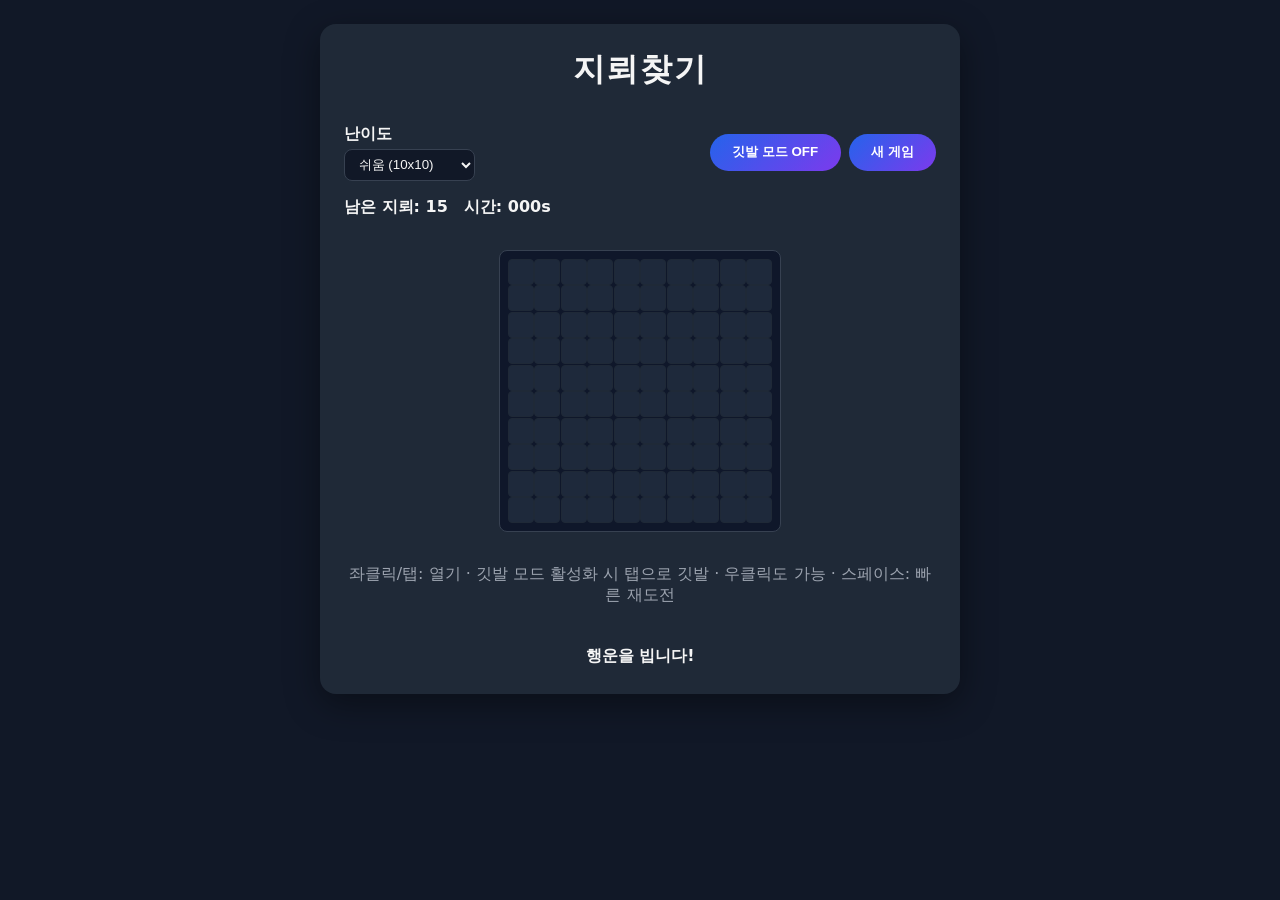
<file: 지뢰찾기/index.html>
<!DOCTYPE html>
<html lang="ko">
  <head>
    <meta charset="utf-8" />
    <meta name="viewport" content="width=device-width, initial-scale=1" />
    <title>지뢰찾기</title>
    <link rel="stylesheet" href="style.css" />
  </head>
  <body>
    <div class="app">
      <h1>지뢰찾기</h1>
      <section class="controls">
        <label>
          난이도
          <select id="difficulty">
            <option value="very-easy">매우 쉬움 (5x5)</option>
            <option value="easy" selected>쉬움 (10x10)</option>
            <option value="medium">보통 (15x15)</option>
            <option value="hard">어려움 (20x20)</option>
          </select>
        </label>
        <div class="buttons">
          <button id="flagModeBtn" aria-pressed="false">깃발 모드 OFF</button>
          <button id="resetBtn">새 게임</button>
        </div>
        <div class="stats">
          <span>남은 지뢰: <strong id="minesLeft">0</strong></span>
          <span>시간: <strong id="timer">000</strong>s</span>
        </div>
      </section>
      <section class="board-wrapper">
        <div id="board" class="board" role="grid" aria-label="지뢰찾기 보드"></div>
      </section>
      <p class="hint">
        좌클릭/탭: 열기 · 깃발 모드 활성화 시 탭으로 깃발 · 우클릭도 가능 · 스페이스: 빠른 재도전
      </p>
      <div id="status" class="status" aria-live="polite"></div>
    </div>
    <script src="script.js"></script>
  </body>
</html>
</file>
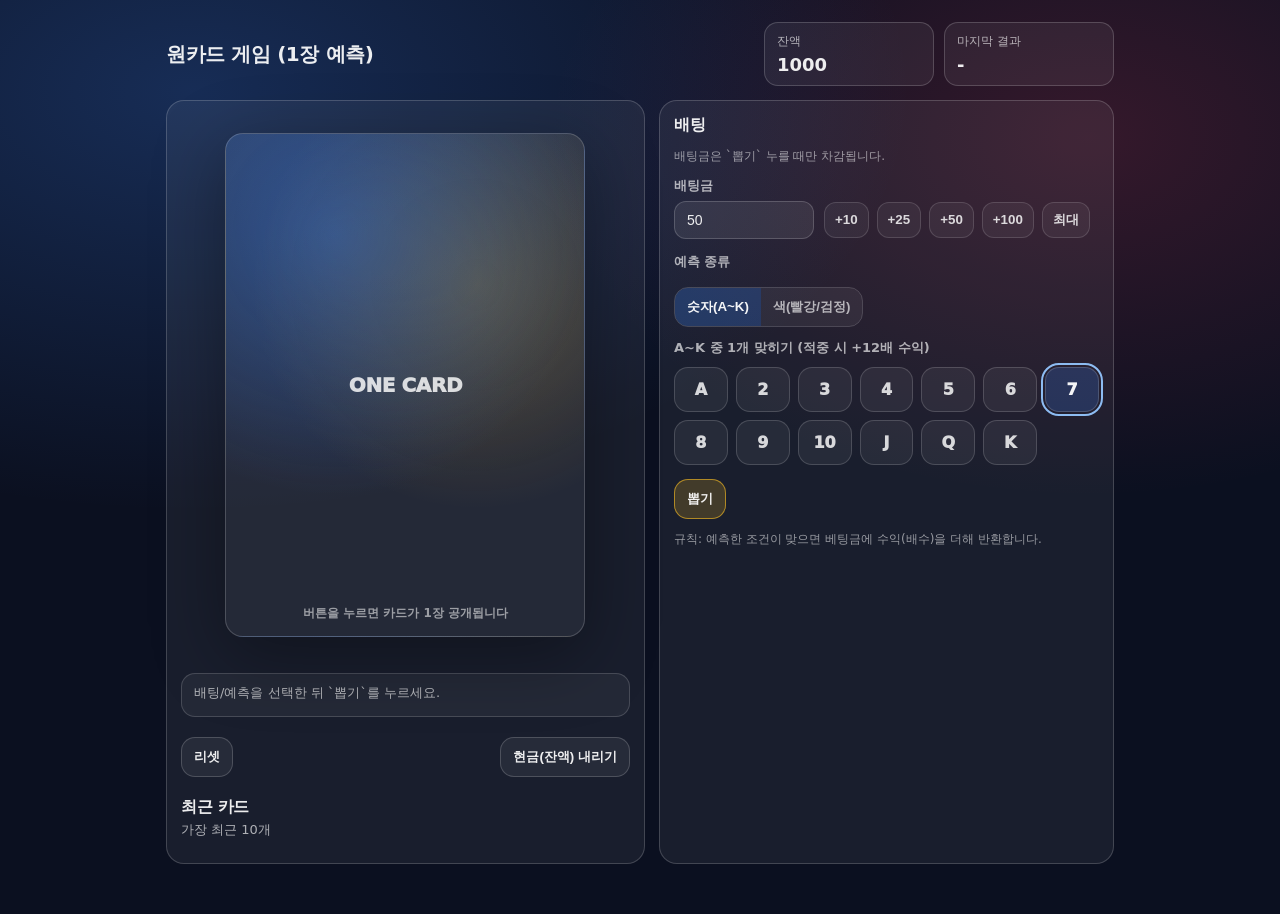
<file: gammmmmmmeeeee/onecard.html>
<!doctype html>
<html lang="ko">
<head>
  <meta charset="utf-8" />
  <meta name="viewport" content="width=device-width,initial-scale=1" />
  <title>원카드 게임</title>
  <style>
    :root {
      --bg: #0b1020;
      --panel: rgba(255, 255, 255, 0.06);
      --panel2: rgba(255, 255, 255, 0.1);
      --text: rgba(255, 255, 255, 0.92);
      --muted: rgba(255, 255, 255, 0.65);
      --good: #35d07f;
      --bad: #ff4d6d;
      --red: #e53935;
      --black: #111;
      --green: #16a34a;
      --ring: rgba(255, 255, 255, 0.18);
      --gold: #fbbf24;
    }
    * { box-sizing: border-box; }
    body {
      margin: 0;
      font-family: ui-sans-serif, system-ui, -apple-system, "Segoe UI", Roboto, "Noto Sans KR", Arial, sans-serif;
      background: radial-gradient(1200px 700px at 15% 10%, rgba(59,130,246,0.25), transparent 60%),
                  radial-gradient(900px 600px at 85% 15%, rgba(244,63,94,0.18), transparent 60%),
                  var(--bg);
      color: var(--text);
    }

    .wrap {
      max-width: 980px;
      margin: 22px auto;
      padding: 0 16px 28px;
    }
    header {
      display: flex;
      gap: 14px;
      align-items: center;
      justify-content: space-between;
      margin-bottom: 14px;
    }
    header h1 {
      margin: 0;
      font-size: 20px;
      letter-spacing: -0.02em;
      font-weight: 900;
    }

    .pillbar {
      display: flex;
      gap: 10px;
      align-items: center;
      flex-wrap: wrap;
      justify-content: flex-end;
    }
    .pill {
      background: var(--panel);
      border: 1px solid var(--ring);
      padding: 10px 12px;
      border-radius: 14px;
      min-width: 170px;
    }
    .pill .label { color: var(--muted); font-size: 12px; }
    .pill .value { font-size: 18px; font-weight: 800; margin-top: 4px; }
    .pill .value.small { font-size: 15px; }

    .grid {
      display: grid;
      grid-template-columns: 1fr 0.95fr;
      gap: 14px;
    }
    @media (max-width: 980px) {
      .grid { grid-template-columns: 1fr; }
    }

    .card {
      background: var(--panel);
      border: 1px solid var(--ring);
      border-radius: 18px;
      padding: 14px;
    }

    label {
      font-size: 13px;
      color: var(--muted);
      display: block;
      margin-bottom: 6px;
      font-weight: 800;
    }

    input[type="number"], input[type="text"] {
      width: 140px;
      background: rgba(255,255,255,0.08);
      border: 1px solid var(--ring);
      border-radius: 12px;
      padding: 10px 12px;
      color: var(--text);
      outline: none;
      font-size: 14px;
    }
    input[type="number"]:focus { border-color: rgba(147,197,253,0.8); }

    .seg {
      display: inline-flex;
      border: 1px solid var(--ring);
      border-radius: 14px;
      overflow: hidden;
      margin-top: 10px;
      width: fit-content;
    }
    .seg button {
      appearance: none;
      border: 0;
      background: rgba(255,255,255,0.06);
      color: var(--muted);
      padding: 10px 12px;
      font-weight: 800;
      cursor: pointer;
      transition: 160ms ease;
    }
    .seg button:hover { background: rgba(255,255,255,0.09); color: rgba(255,255,255,0.85); }
    .seg button.active { background: rgba(59,130,246,0.25); color: rgba(255,255,255,0.95); }

    .btn {
      appearance: none;
      border: 1px solid var(--ring);
      background: rgba(255,255,255,0.06);
      color: var(--text);
      padding: 10px 12px;
      border-radius: 14px;
      font-weight: 900;
      cursor: pointer;
      transition: 160ms ease;
      user-select: none;
    }
    .btn:hover { transform: translateY(-1px); background: rgba(255,255,255,0.09); }
    .btn:active { transform: translateY(0px); }
    .btn[disabled] { opacity: 0.55; cursor: not-allowed; transform: none; }
    .btn.primary {
      border-color: rgba(251,191,36,0.6);
      background: rgba(251,191,36,0.18);
    }

    .mini {
      background: rgba(255,255,255,0.05);
      border: 1px solid rgba(255,255,255,0.14);
      padding: 8px 10px;
      border-radius: 12px;
      font-weight: 900;
      cursor: pointer;
      color: rgba(255,255,255,0.82);
      user-select: none;
      transition: 160ms ease;
    }
    .mini:hover { background: rgba(255,255,255,0.09); }
    .mini[disabled] { opacity: 0.55; cursor: not-allowed; }

    .betrow {
      display: flex;
      gap: 10px;
      align-items: center;
      flex-wrap: wrap;
      margin-top: 12px;
    }

    .footerNote {
      margin-top: 12px;
      color: rgba(255,255,255,0.55);
      font-size: 12px;
      line-height: 1.4;
    }

    .status {
      margin-top: 10px;
      padding: 10px 12px;
      border-radius: 14px;
      border: 1px solid rgba(255,255,255,0.16);
      background: rgba(255,255,255,0.05);
      color: var(--muted);
      font-size: 13px;
      line-height: 1.35;
      min-height: 44px;
      white-space: pre-wrap;
    }
    .status.good { border-color: rgba(53,208,127,0.45); color: rgba(180,255,214,0.95); background: rgba(53,208,127,0.10); }
    .status.bad { border-color: rgba(255,77,109,0.55); color: rgba(255,176,189,0.95); background: rgba(255,77,109,0.12); }

    /* 카드 UI */
    .tableTop {
      display: grid;
      grid-template-columns: 1fr;
      gap: 12px;
      align-items: start;
    }

    .cardStage {
      display: grid;
      place-items: center;
      padding: 18px 12px 14px;
    }
    .cardBack {
      width: min(360px, 100%);
      aspect-ratio: 5 / 7;
      border-radius: 18px;
      border: 1px solid rgba(255,255,255,0.18);
      background:
        radial-gradient(circle at 30% 20%, rgba(59,130,246,0.35), transparent 55%),
        radial-gradient(circle at 70% 30%, rgba(251,191,36,0.22), transparent 52%),
        rgba(255,255,255,0.05);
      box-shadow: 0 18px 70px rgba(0,0,0,0.35);
      display: grid;
      place-items: center;
      position: relative;
      overflow: hidden;
    }
    .cardBack .brand {
      font-weight: 1000;
      letter-spacing: -0.02em;
      font-size: 20px;
      color: rgba(255,255,255,0.82);
    }
    .cardBack .hint {
      position: absolute;
      bottom: 14px;
      color: rgba(255,255,255,0.55);
      font-size: 12px;
      font-weight: 800;
    }

    .cardFront {
      width: min(360px, 100%);
      aspect-ratio: 5 / 7;
      border-radius: 18px;
      border: 1px solid rgba(255,255,255,0.18);
      background:
        radial-gradient(circle at 30% 20%, rgba(255,255,255,0.16), rgba(255,255,255,0.04) 60%),
        rgba(255,255,255,0.05);
      box-shadow: 0 18px 70px rgba(0,0,0,0.35);
      display: grid;
      place-items: center;
      position: relative;
      overflow: hidden;
      transform: rotateY(0deg);
      transition: transform 420ms ease, opacity 220ms ease;
    }
    .cardFront.dim { opacity: 0.85; }
    .cardFront .rank {
      font-size: 64px;
      font-weight: 1100;
      letter-spacing: -0.03em;
      line-height: 1;
      margin-top: 10px;
    }
    .cardFront .suit {
      margin-top: 6px;
      font-weight: 950;
      color: rgba(255,255,255,0.65);
      letter-spacing: 0.08em;
      font-size: 13px;
    }
    .cardFront.red { border-color: rgba(229,57,53,0.5); }
    .cardFront.black { border-color: rgba(0,0,0,0.35); }
    .cardFront.red .rank { color: var(--red); }
    .cardFront.black .rank { color: rgba(255,255,255,0.92); }

    .lastResults {
      display: flex;
      flex-wrap: wrap;
      gap: 8px;
      margin-top: 10px;
    }
    .tag {
      padding: 7px 10px;
      border-radius: 999px;
      border: 1px solid rgba(255,255,255,0.16);
      background: rgba(255,255,255,0.06);
      font-weight: 950;
      font-size: 13px;
      color: rgba(255,255,255,0.9);
    }
    .tag.red { color: var(--red); }
    .tag.black { color: rgba(255,255,255,0.92); background: rgba(0,0,0,0.30); border-color: rgba(0,0,0,0.35); }

    .hidden { display: none !important; }
  </style>
</head>
<body>
  <div class="wrap">
    <header>
      <h1>원카드 게임 (1장 예측)</h1>
      <div class="pillbar">
        <div class="pill">
          <div class="label">잔액</div>
          <div class="value" id="balanceText">1000</div>
        </div>
        <div class="pill">
          <div class="label">마지막 결과</div>
          <div class="value" id="lastText">-</div>
        </div>
      </div>
    </header>

    <div class="grid">
      <div class="card">
        <div class="tableTop">
          <div class="cardStage">
            <div id="cardBack" class="cardBack">
              <div class="brand">ONE CARD</div>
              <div class="hint">버튼을 누르면 카드가 1장 공개됩니다</div>
            </div>
            <div id="cardFront" class="cardFront hidden" aria-label="카드 결과">
              <div class="rank" id="frontRank">-</div>
              <div class="suit" id="frontSuit">-</div>
            </div>
          </div>

          <div class="status" id="statusBox">배팅/예측을 선택한 뒤 `뽑기`를 누르세요.</div>
          <div style="display:flex; justify-content:space-between; gap:12px; flex-wrap:wrap; margin-top: 8px;">
            <button class="btn" id="resetBtn" type="button">리셋</button>
            <button class="btn" id="withdrawBtn" type="button">현금(잔액) 내리기</button>
          </div>

          <div style="margin-top: 8px;">
            <div style="font-weight:1000; letter-spacing:-0.02em;">최근 카드</div>
            <div style="color:var(--muted); font-size:13px; margin-top:3px;">가장 최근 10개</div>
            <div class="lastResults" id="lastResults"></div>
          </div>
        </div>
      </div>

      <div class="card">
        <div>
          <div style="font-weight:1000; letter-spacing:-0.02em;">배팅</div>
          <div class="footerNote">배팅금은 `뽑기` 누를 때만 차감됩니다.</div>
        </div>

        <div class="betrow">
          <div>
            <label for="betAmount">배팅금</label>
            <input id="betAmount" type="number" min="1" step="1" value="50" />
          </div>
          <div style="margin-top: 24px; display:flex; gap:8px; flex-wrap:wrap;">
            <button class="mini" type="button" data-amt="10">+10</button>
            <button class="mini" type="button" data-amt="25">+25</button>
            <button class="mini" type="button" data-amt="50">+50</button>
            <button class="mini" type="button" data-amt="100">+100</button>
            <button class="mini" type="button" id="maxBetBtn">최대</button>
          </div>
        </div>

        <div style="margin-top: 14px;">
          <label>예측 종류</label>
          <div class="seg" role="tablist" aria-label="예측 종류">
            <button type="button" class="active" data-predict="rank">숫자(A~K)</button>
            <button type="button" data-predict="color">색(빨강/검정)</button>
          </div>
        </div>

        <div class="hidden" id="predictRankSection">
          <div style="margin-top: 12px; color:var(--muted); font-size:13px; font-weight:900;">A~K 중 1개 맞히기 (적중 시 +12배 수익)</div>
          <div style="margin-top:10px; display:grid; grid-template-columns: repeat(7, minmax(0,1fr)); gap:8px;">
            <div class="numBtn" data-r="1">A</div>
            <div class="numBtn" data-r="2">2</div>
            <div class="numBtn" data-r="3">3</div>
            <div class="numBtn" data-r="4">4</div>
            <div class="numBtn" data-r="5">5</div>
            <div class="numBtn" data-r="6">6</div>
            <div class="numBtn" data-r="7">7</div>
            <div class="numBtn" data-r="8">8</div>
            <div class="numBtn" data-r="9">9</div>
            <div class="numBtn" data-r="10">10</div>
            <div class="numBtn" data-r="11">J</div>
            <div class="numBtn" data-r="12">Q</div>
            <div class="numBtn" data-r="13">K</div>
          </div>
        </div>

        <div id="predictColorSection" style="margin-top: 12px;">
          <div style="margin-top: 4px; color:var(--muted); font-size:13px; font-weight:900;">빨강/검정 맞히기 (적중 시 +1배 수익)</div>
          <div style="margin-top: 10px; display:grid; grid-template-columns: 1fr 1fr; gap: 10px;">
            <div class="colorBtn red" id="colorRed" style="padding:14px 10px; border-radius:16px; border:1px solid rgba(255,255,255,0.16); background:rgba(255,255,255,0.06); font-weight:1000; text-align:center; cursor:pointer;">
              RED
            </div>
            <div class="colorBtn black" id="colorBlack" style="padding:14px 10px; border-radius:16px; border:1px solid rgba(255,255,255,0.16); background:rgba(255,255,255,0.06); font-weight:1000; text-align:center; cursor:pointer; color: rgba(255,255,255,0.92); background: rgba(0,0,0,0.3); border-color: rgba(0,0,0,0.35);">
              BLACK
            </div>
          </div>
        </div>

        <div style="margin-top: 14px;">
          <button class="btn primary" id="drawBtn" type="button">뽑기</button>
        </div>

        <div class="footerNote">
          규칙: 예측한 조건이 맞으면 베팅금에 수익(배수)을 더해 반환합니다.
        </div>
      </div>
    </div>
  </div>

  <script>
    // 숫자(랭크) 표시용
    const rankLabel = {
      1: "A",
      2: "2",
      3: "3",
      4: "4",
      5: "5",
      6: "6",
      7: "7",
      8: "8",
      9: "9",
      10: "10",
      11: "J",
      12: "Q",
      13: "K"
    };

    const SUITS = ["hearts", "diamonds", "clubs", "spades"];
    function getCardColor(suit) {
      // hearts/diamonds = red, clubs/spades = black
      return (suit === "hearts" || suit === "diamonds") ? "red" : "black";
    }

    function getSuitShort(suit) {
      if (suit === "hearts") return "H";
      if (suit === "diamonds") return "D";
      if (suit === "clubs") return "C";
      if (suit === "spades") return "S";
      return "?";
    }

    function createDeck() {
      const deck = [];
      for (let r = 1; r <= 13; r++) {
        for (const suit of SUITS) {
          deck.push({
            rank: r,
            suit,
            color: getCardColor(suit)
          });
        }
      }
      return deck;
    }

    const deck = createDeck();

    // 상태
    const state = {
      balance: 1000,
      betAmount: 50,
      predictType: "rank", // rank | color
      predictRank: 7,
      predictColor: "red", // red | black
      spinning: false,
      lastResults: []
    };

    // DOM
    const balanceText = document.getElementById("balanceText");
    const lastText = document.getElementById("lastText");
    const statusBox = document.getElementById("statusBox");
    const betAmountEl = document.getElementById("betAmount");
    const drawBtn = document.getElementById("drawBtn");
    const resetBtn = document.getElementById("resetBtn");
    const withdrawBtn = document.getElementById("withdrawBtn");
    const maxBetBtn = document.getElementById("maxBetBtn");
    const lastResults = document.getElementById("lastResults");

    const cardBack = document.getElementById("cardBack");
    const cardFront = document.getElementById("cardFront");
    const frontRank = document.getElementById("frontRank");
    const frontSuit = document.getElementById("frontSuit");

    const predictRankSection = document.getElementById("predictRankSection");
    const predictColorSection = document.getElementById("predictColorSection");
    const colorRed = document.getElementById("colorRed");
    const colorBlack = document.getElementById("colorBlack");

    const numButtons = Array.from(document.querySelectorAll(".numBtn"));

    function setStatus(msg, kind = "") {
      statusBox.classList.remove("good", "bad");
      if (kind === "good") statusBox.classList.add("good");
      if (kind === "bad") statusBox.classList.add("bad");
      statusBox.textContent = msg;
    }

    function updateBalanceUI() {
      balanceText.textContent = String(state.balance);
    }

    function disableUI(disabled) {
      drawBtn.disabled = disabled;
      resetBtn.disabled = disabled;
      withdrawBtn.disabled = disabled;
      maxBetBtn.disabled = disabled;
      betAmountEl.disabled = disabled;
      document.querySelectorAll(".mini[data-amt], .mini").forEach(btn => btn.disabled = disabled);
      document.querySelectorAll(".seg button").forEach(btn => btn.disabled = disabled);
      numButtons.forEach(b => b.style.pointerEvents = disabled ? "none" : "auto");
      colorRed.style.pointerEvents = disabled ? "none" : "auto";
      colorBlack.style.pointerEvents = disabled ? "none" : "auto";
    }

    function normalizeBetAmount() {
      const raw = Number(betAmountEl.value);
      if (!Number.isFinite(raw)) return null;
      const amt = Math.floor(raw);
      if (amt < 1) return null;
      return amt;
    }

    function updatePredictUI() {
      const rankActive = state.predictType === "rank";
      predictRankSection.classList.toggle("hidden", !rankActive);
      predictColorSection.classList.toggle("hidden", rankActive);

      // 숫자 버튼 선택 스타일
      numButtons.forEach(btn => {
        const r = Number(btn.dataset.r);
        const selected = r === state.predictRank && state.predictType === "rank";
        btn.style.outline = selected ? "2px solid rgba(147,197,253,0.95)" : "none";
        btn.style.outlineOffset = selected ? "2px" : "0px";
        btn.style.background = selected ? "rgba(59,130,246,0.22)" : "rgba(255,255,255,0.06)";
        btn.style.border = "1px solid rgba(255,255,255,0.16)";
        btn.style.borderRadius = "14px";
        btn.style.padding = "12px 0";
        btn.style.textAlign = "center";
        btn.style.cursor = "pointer";
        btn.style.fontWeight = "1000";
        btn.style.userSelect = "none";
        btn.style.color = selected ? "rgba(255,255,255,0.95)" : "rgba(255,255,255,0.82)";
      });

      const redSelected = state.predictType === "color" && state.predictColor === "red";
      const blackSelected = state.predictType === "color" && state.predictColor === "black";

      if (redSelected) {
        colorRed.style.outline = "2px solid rgba(147,197,253,0.95)";
        colorRed.style.outlineOffset = "2px";
        colorRed.style.background = "rgba(59,130,246,0.22)";
        colorRed.style.color = "var(--red)";
      } else {
        colorRed.style.outline = "none";
        colorRed.style.outlineOffset = "0px";
        colorRed.style.background = "rgba(255,255,255,0.06)";
        colorRed.style.color = "var(--red)";
      }

      if (blackSelected) {
        colorBlack.style.outline = "2px solid rgba(147,197,253,0.95)";
        colorBlack.style.outlineOffset = "2px";
        colorBlack.style.background = "rgba(59,130,246,0.22)";
      } else {
        colorBlack.style.outline = "none";
        colorBlack.style.outlineOffset = "0px";
        colorBlack.style.background = "rgba(0,0,0,0.30)";
      }
    }

    function drawRandomCard() {
      const idx = Math.floor(Math.random() * deck.length);
      return deck[idx];
    }

    function getPayoutMultiplier(card) {
      // state.predictType에 따라 "수익(이익) 배수"
      if (state.predictType === "rank") {
        return card.rank === state.predictRank ? 12 : 0;
      }
      if (state.predictType === "color") {
        return card.color === state.predictColor ? 1 : 0;
      }
      return 0;
    }

    function setCardUI(card) {
      const isRed = card.color === "red";
      cardBack.classList.add("hidden");
      cardFront.classList.remove("hidden");
      cardFront.classList.remove("red", "black");
      cardFront.classList.add(isRed ? "red" : "black");
      frontRank.textContent = rankLabel[card.rank];
      frontSuit.textContent = card.suit.toUpperCase();
    }

    function addResultTag(card) {
      const tag = document.createElement("div");
      tag.className = "tag " + (card.color === "red" ? "red" : "black");
      tag.textContent = `${rankLabel[card.rank]} ${getSuitShort(card.suit)}`;
      lastResults.prepend(tag);
    }

    function refreshRecentUI() {
      lastResults.innerHTML = "";
      state.lastResults.slice(0, 10).forEach(card => addResultTag(card));
    }

    function resolveAndUpdate(card) {
      const bet = state.betAmount;
      const mult = getPayoutMultiplier(card); // hit이면 profit multiplier, 아닐 땐 0
      if (mult > 0) {
        const profit = bet * mult;
        const totalReturn = bet + profit;
        state.balance += totalReturn;
        setStatus(`당첨! ${rankLabel[card.rank]} ${card.suit.toUpperCase()} (수익 +${profit}, 총 반환 ${totalReturn})`, "good");
      } else {
        setStatus(`꽝! ${rankLabel[card.rank]} ${card.suit.toUpperCase()} (베팅금 ${bet}을 잃었습니다.)`, "bad");
      }
      updateBalanceUI();
    }

    drawBtn.addEventListener("click", async () => {
      if (state.spinning) return;
      const amt = normalizeBetAmount();
      if (!amt) {
        setStatus("배팅금은 1 이상의 숫자를 입력하세요.", "bad");
        return;
      }
      state.betAmount = amt;

      if (state.balance < state.betAmount) {
        setStatus(`잔액이 부족합니다. 잔액 ${state.balance}, 배팅금 ${state.betAmount}`, "bad");
        return;
      }

      state.balance -= state.betAmount; // 베팅 선차감
      updateBalanceUI();
      state.spinning = true;
      disableUI(true);
      setStatus("카드를 뽑는 중...", "");

      // 작은 딜레이(연출)
      await new Promise(r => setTimeout(r, 700));
      const card = drawRandomCard();
      setCardUI(card);

      state.lastResults.unshift(card);
      refreshRecentUI();
      lastText.textContent = `${rankLabel[card.rank]} ${getSuitShort(card.suit)}`;

      resolveAndUpdate(card);

      state.spinning = false;
      disableUI(false);
    });

    document.querySelectorAll(".seg button").forEach(btn => {
      btn.addEventListener("click", () => {
        if (state.spinning) return;
        state.predictType = btn.dataset.predict;
        document.querySelectorAll(".seg button").forEach(b => b.classList.toggle("active", b.dataset.predict === state.predictType));
        setStatus("예측을 선택했습니다. 이제 뽑기!", "");
        updatePredictUI();
      });
    });

    numButtons.forEach(btn => {
      btn.addEventListener("click", () => {
        if (state.spinning) return;
        state.predictType = "rank";
        document.querySelectorAll(".seg button").forEach(b => b.classList.toggle("active", b.dataset.predict === "rank"));
        state.predictRank = Number(btn.dataset.r);
        setStatus(`숫자 예측: ${rankLabel[state.predictRank]}`, "");
        updatePredictUI();
      });
    });

    colorRed.addEventListener("click", () => {
      if (state.spinning) return;
      state.predictType = "color";
      document.querySelectorAll(".seg button").forEach(b => b.classList.toggle("active", b.dataset.predict === "color"));
      state.predictColor = "red";
      setStatus("색 예측: RED", "");
      updatePredictUI();
    });
    colorBlack.addEventListener("click", () => {
      if (state.spinning) return;
      state.predictType = "color";
      document.querySelectorAll(".seg button").forEach(b => b.classList.toggle("active", b.dataset.predict === "color"));
      state.predictColor = "black";
      setStatus("색 예측: BLACK", "");
      updatePredictUI();
    });

    // 빠른 배팅 버튼
    document.querySelectorAll(".mini[data-amt]").forEach(btn => {
      btn.addEventListener("click", () => {
        if (state.spinning) return;
        const add = Number(btn.dataset.amt);
        const newAmt = Math.max(1, add);
        betAmountEl.value = String(newAmt);
        state.betAmount = newAmt;
        setStatus("배팅금이 설정되었습니다. 이제 뽑기!", "");
      });
    });

    maxBetBtn.addEventListener("click", () => {
      if (state.spinning) return;
      const amt = Math.max(1, Math.floor(state.balance));
      betAmountEl.value = String(amt);
      state.betAmount = amt;
      setStatus(`최대 배팅금 설정: ${amt}`, "");
    });

    resetBtn.addEventListener("click", () => {
      if (state.spinning) return;
      state.balance = 1000;
      state.lastResults = [];
      state.predictType = "rank";
      state.predictRank = 7;
      state.predictColor = "red";
      state.betAmount = 50;
      betAmountEl.value = "50";
      lastText.textContent = "-";
      cardBack.classList.remove("hidden");
      cardFront.classList.add("hidden");
      setStatus("새 게임 시작! 예측 후 뽑기하세요.", "");
      updateBalanceUI();
      refreshRecentUI();

      document.querySelectorAll(".seg button").forEach(b => b.classList.toggle("active", b.dataset.predict === "rank"));
      updatePredictUI();
    });

    withdrawBtn.addEventListener("click", () => {
      if (state.spinning) return;
      state.balance = 100;
      updateBalanceUI();
      setStatus("잔액을 100으로 설정했습니다. 더 짧게 플레이해보세요.", "");
    });

    betAmountEl.addEventListener("input", () => {
      const amt = normalizeBetAmount();
      if (amt) state.betAmount = amt;
    });

    // 초기화
    updateBalanceUI();
    refreshRecentUI();
    updatePredictUI();
    setStatus("배팅/예측을 선택한 뒤 `뽑기`를 누르세요.", "");
    // 초기 섹션 노출
    predictRankSection.classList.remove("hidden");
    predictColorSection.classList.add("hidden");
  </script>
</body>
</html>
</file>
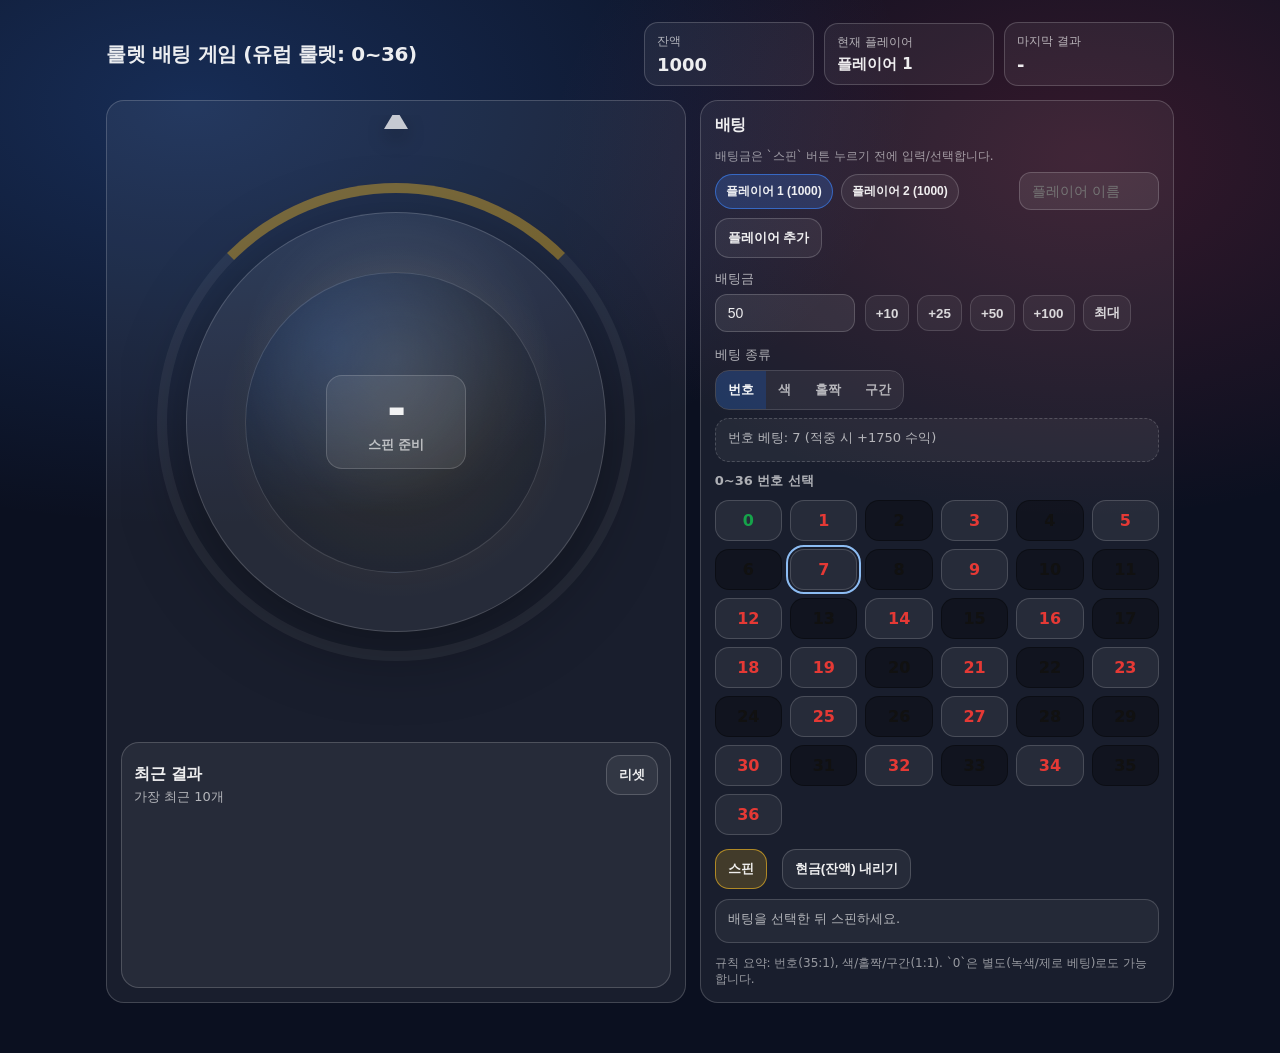
<file: gammmmmmmeeeee/somethimng.html>
<!doctype html>
<html lang="ko">
<head>
  <meta charset="utf-8" />
  <meta name="viewport" content="width=device-width,initial-scale=1" />
  <title>룰렛 배팅 게임</title>
  <style>
    :root {
      --bg: #0b1020;
      --panel: rgba(255, 255, 255, 0.06);
      --panel2: rgba(255, 255, 255, 0.1);
      --text: rgba(255, 255, 255, 0.92);
      --muted: rgba(255, 255, 255, 0.65);
      --good: #35d07f;
      --bad: #ff4d6d;
      --red: #e53935;
      --black: #111;
      --green: #16a34a;
      --gold: #fbbf24;
      --ring: rgba(255, 255, 255, 0.18);
    }

    * { box-sizing: border-box; }
    body {
      margin: 0;
      font-family: ui-sans-serif, system-ui, -apple-system, "Segoe UI", Roboto, "Noto Sans KR", "Apple SD Gothic Neo", Arial, sans-serif;
      background: radial-gradient(1200px 700px at 15% 10%, rgba(59,130,246,0.25), transparent 60%),
                  radial-gradient(900px 600px at 85% 15%, rgba(244,63,94,0.18), transparent 60%),
                  var(--bg);
      color: var(--text);
    }

    .wrap {
      max-width: 1100px;
      margin: 22px auto;
      padding: 0 16px 28px;
    }

    header {
      display: flex;
      gap: 14px;
      align-items: center;
      justify-content: space-between;
      margin-bottom: 14px;
    }
    header h1 {
      margin: 0;
      font-size: 20px;
      letter-spacing: -0.02em;
      font-weight: 800;
    }

    .pillbar {
      display: flex;
      gap: 10px;
      align-items: center;
      flex-wrap: wrap;
      justify-content: flex-end;
    }
    .pill {
      background: var(--panel);
      border: 1px solid var(--ring);
      padding: 10px 12px;
      border-radius: 14px;
      min-width: 170px;
    }
    .pill .label { color: var(--muted); font-size: 12px; }
    .pill .value { font-size: 18px; font-weight: 800; margin-top: 4px; }
    .pill .value.small { font-size: 15px; }

    .playerBar {
      margin-top: 8px;
      display: flex;
      gap: 8px;
      align-items: center;
      flex-wrap: wrap;
    }
    .playerChips {
      display: flex;
      gap: 8px;
      align-items: center;
      flex-wrap: wrap;
      flex: 1 1 260px;
    }
    .playerChip {
      border: 1px solid rgba(255,255,255,0.18);
      background: rgba(255,255,255,0.06);
      color: var(--text);
      border-radius: 999px;
      padding: 8px 10px;
      font-size: 12px;
      font-weight: 900;
      cursor: pointer;
      user-select: none;
    }
    .playerChip.active {
      border-color: rgba(59,130,246,0.65);
      background: rgba(59,130,246,0.22);
    }

    .grid {
      display: grid;
      grid-template-columns: 1.1fr 0.9fr;
      gap: 14px;
    }
    @media (max-width: 980px) {
      .grid { grid-template-columns: 1fr; }
    }

    .card {
      background: var(--panel);
      border: 1px solid var(--ring);
      border-radius: 18px;
      padding: 14px;
    }

    .betrow {
      display: flex;
      gap: 10px;
      align-items: center;
      flex-wrap: wrap;
      margin-top: 8px;
    }
    .betrow > * { flex: 0 0 auto; }

    label {
      font-size: 13px;
      color: var(--muted);
      display: block;
      margin-bottom: 6px;
    }

    input[type="number"], input[type="text"] {
      width: 140px;
      background: rgba(255,255,255,0.08);
      border: 1px solid var(--ring);
      border-radius: 12px;
      padding: 10px 12px;
      color: var(--text);
      outline: none;
      font-size: 14px;
    }
    input[type="number"]:focus { border-color: rgba(147,197,253,0.8); }

    .seg {
      display: inline-flex;
      border: 1px solid var(--ring);
      border-radius: 14px;
      overflow: hidden;
    }
    .seg button {
      appearance: none;
      border: 0;
      background: rgba(255,255,255,0.06);
      color: var(--muted);
      padding: 10px 12px;
      font-weight: 700;
      cursor: pointer;
      transition: 160ms ease;
    }
    .seg button:hover { background: rgba(255,255,255,0.09); color: rgba(255,255,255,0.85); }
    .seg button.active {
      background: rgba(59,130,246,0.25);
      color: rgba(255,255,255,0.95);
    }

    .btn {
      appearance: none;
      border: 1px solid var(--ring);
      background: rgba(255,255,255,0.06);
      color: var(--text);
      padding: 10px 12px;
      border-radius: 14px;
      font-weight: 800;
      cursor: pointer;
      transition: 160ms ease;
      user-select: none;
    }
    .btn:hover { transform: translateY(-1px); background: rgba(255,255,255,0.09); }
    .btn:active { transform: translateY(0px); }
    .btn[disabled] {
      opacity: 0.55;
      cursor: not-allowed;
      transform: none;
    }
    .btn.primary {
      border-color: rgba(251,191,36,0.6);
      background: rgba(251,191,36,0.18);
    }

    .mini {
      background: rgba(255,255,255,0.05);
      border: 1px solid rgba(255,255,255,0.14);
      padding: 8px 10px;
      border-radius: 12px;
      font-weight: 800;
      cursor: pointer;
      color: rgba(255,255,255,0.82);
    }
    .mini:hover { background: rgba(255,255,255,0.09); }

    .betmeta {
      margin-top: 8px;
      padding: 10px 12px;
      background: rgba(255,255,255,0.05);
      border: 1px dashed rgba(255,255,255,0.18);
      border-radius: 14px;
      color: var(--muted);
      font-size: 13px;
      line-height: 1.35;
      min-height: 44px;
    }

    .numbers {
      display: grid;
      grid-template-columns: repeat(6, minmax(0, 1fr));
      gap: 8px;
      margin-top: 10px;
    }
    .num {
      border-radius: 14px;
      padding: 10px 0;
      border: 1px solid rgba(255,255,255,0.16);
      background: rgba(255,255,255,0.06);
      cursor: pointer;
      font-weight: 900;
      transition: 140ms ease;
      user-select: none;
      text-align: center;
    }
    .num:hover { transform: translateY(-1px); background: rgba(255,255,255,0.09); }
    .num.selected { outline: 2px solid rgba(147,197,253,0.95); outline-offset: 2px; }
    .num.red { color: var(--red); }
    .num.black { color: var(--black); background: rgba(0,0,0,0.3); border-color: rgba(0,0,0,0.35); }
    .num.green { color: var(--green); }

    .colorGrid {
      display: grid;
      grid-template-columns: 1fr 1fr 1fr;
      gap: 10px;
      margin-top: 10px;
    }
    .colorBtn {
      padding: 14px 10px;
      border-radius: 16px;
      border: 1px solid rgba(255,255,255,0.16);
      background: rgba(255,255,255,0.06);
      cursor: pointer;
      user-select: none;
      font-weight: 900;
      text-align: center;
    }
    .colorBtn.selected { outline: 2px solid rgba(147,197,253,0.95); outline-offset: 2px; }
    .colorBtn.red { color: var(--red); }
    .colorBtn.black { color: rgba(255,255,255,0.92); background: rgba(0,0,0,0.3); border-color: rgba(0,0,0,0.35); }
    .colorBtn.green { color: var(--green); }

    .wheelArea {
      display: grid;
      grid-template-columns: 1fr;
      gap: 12px;
    }

    .wheel {
      display: grid;
      grid-template-columns: 1fr;
      place-items: center;
      padding: 18px 12px;
      position: relative;
      overflow: hidden;
    }

    .wheelFace {
      width: min(420px, 100%);
      aspect-ratio: 1 / 1;
      border-radius: 50%;
      background: radial-gradient(circle at 50% 35%, rgba(255,255,255,0.16), rgba(255,255,255,0.02) 45%),
                  radial-gradient(circle at 50% 50%, rgba(251,191,36,0.12), rgba(251,191,36,0) 60%),
                  rgba(255,255,255,0.04);
      border: 1px solid rgba(255,255,255,0.16);
      box-shadow: 0 18px 70px rgba(0,0,0,0.35);
      display: grid;
      place-items: center;
      position: relative;
    }

    .wheelInner {
      width: 72%;
      height: 72%;
      border-radius: 50%;
      border: 1px solid rgba(255,255,255,0.14);
      background: radial-gradient(circle at 30% 25%, rgba(59,130,246,0.20), rgba(59,130,246,0.03) 55%),
                  rgba(0,0,0,0.22);
      position: relative;
      display: grid;
      place-items: center;
      overflow: hidden;
    }

    .pointer {
      position: absolute;
      top: -6px;
      left: 50%;
      transform: translateX(-50%);
      width: 0; height: 0;
      border-left: 12px solid transparent;
      border-right: 12px solid transparent;
      border-bottom: 20px solid rgba(255,255,255,0.75);
      filter: drop-shadow(0 8px 10px rgba(0,0,0,0.35));
      z-index: 5;
    }

    .resultCenter {
      z-index: 4;
      border-radius: 16px;
      padding: 14px 18px;
      background: rgba(255,255,255,0.08);
      border: 1px solid rgba(255,255,255,0.16);
      text-align: center;
      min-width: 140px;
    }
    .resultCenter .big {
      font-size: 40px;
      font-weight: 1000;
      line-height: 1;
      margin-bottom: 6px;
    }
    .resultCenter .small { color: var(--muted); font-weight: 800; font-size: 13px; }

    .spinner {
      position: absolute;
      inset: -30px;
      border-radius: 50%;
      border: 10px solid rgba(255,255,255,0.06);
      border-top-color: rgba(251,191,36,0.4);
      transform-origin: center;
      animation: none;
      z-index: 3;
    }
    .spin-anim {
      animation: spinspin 2400ms cubic-bezier(.12,.86,.2,1) both;
    }
    @keyframes spinspin {
      from { transform: rotate(0deg); }
      to { transform: rotate(2880deg); }
    }

    .wheelNumbersRing {
      position: absolute;
      inset: 10px;
      z-index: 2;
      display: grid;
      place-items: center;
      pointer-events: none;
      opacity: 0.72;
    }
    .wheelNumbersRing .ring {
      position: absolute;
      inset: 0;
      border-radius: 50%;
      border: 1px dashed rgba(255,255,255,0.18);
    }
    .wheelNumbersRing .ringLabel {
      position: absolute;
      inset: 0;
      display: grid;
      place-items: center;
    }

    .lastResults {
      display: flex;
      flex-wrap: wrap;
      gap: 8px;
      margin-top: 10px;
    }
    .tag {
      padding: 7px 10px;
      border-radius: 999px;
      border: 1px solid rgba(255,255,255,0.16);
      background: rgba(255,255,255,0.06);
      font-weight: 900;
      font-size: 13px;
    }
    .tag.red { color: var(--red); }
    .tag.black { color: rgba(255,255,255,0.92); background: rgba(0,0,0,0.30); border-color: rgba(0,0,0,0.35); }
    .tag.green { color: var(--green); }

    .status {
      margin-top: 10px;
      padding: 10px 12px;
      border-radius: 14px;
      border: 1px solid rgba(255,255,255,0.16);
      background: rgba(255,255,255,0.05);
      color: var(--muted);
      font-size: 13px;
      line-height: 1.35;
      min-height: 44px;
      white-space: pre-wrap;
    }
    .status.good { border-color: rgba(53,208,127,0.45); color: rgba(180,255,214,0.95); background: rgba(53,208,127,0.10); }
    .status.bad { border-color: rgba(255,77,109,0.55); color: rgba(255,176,189,0.95); background: rgba(255,77,109,0.12); }

    .footerNote {
      margin-top: 12px;
      color: rgba(255,255,255,0.55);
      font-size: 12px;
      line-height: 1.35;
    }
  </style>
</head>
<body>
  <div class="wrap">
    <header>
      <h1>룰렛 배팅 게임 (유럽 룰렛: 0~36)</h1>
      <div class="pillbar">
        <div class="pill">
          <div class="label">잔액</div>
          <div class="value" id="balanceText">1000</div>
        </div>
        <div class="pill">
          <div class="label">현재 플레이어</div>
          <div class="value small" id="currentPlayerText">플레이어 1</div>
        </div>
        <div class="pill">
          <div class="label">마지막 결과</div>
          <div class="value" id="lastText">-</div>
        </div>
      </div>
    </header>

    <div class="grid">
      <div class="card wheelArea">
        <div class="wheel">
          <div class="pointer"></div>
          <div class="wheelFace" aria-label="룰렛">
            <div id="spinner" class="spinner"></div>
            <div class="wheelInner">
              <div class="resultCenter" id="resultCenter">
                <div class="big" id="resultNumber">-</div>
                <div class="small" id="resultDesc">스핀 준비</div>
              </div>
            </div>
          </div>
        </div>

        <div class="card" style="padding:12px;">
          <div style="display:flex; align-items:baseline; justify-content:space-between; gap:12px; flex-wrap:wrap;">
            <div>
              <div style="font-weight:1000; letter-spacing:-0.02em;">최근 결과</div>
              <div style="color:var(--muted); font-size:13px; margin-top:3px;">가장 최근 10개</div>
            </div>
            <button class="btn" id="resetBtn" type="button">리셋</button>
          </div>
          <div class="lastResults" id="lastResults"></div>
        </div>
      </div>

      <div class="card">
        <div>
          <div style="font-weight:1000; letter-spacing:-0.02em;">배팅</div>
          <div class="footerNote">배팅금은 `스핀` 버튼 누르기 전에 입력/선택합니다.</div>
        </div>

        <div class="playerBar">
          <div class="playerChips" id="playerChips"></div>
          <input id="newPlayerName" type="text" placeholder="플레이어 이름" />
          <button class="btn" id="addPlayerBtn" type="button">플레이어 추가</button>
        </div>

        <div class="betrow" style="margin-top:12px;">
          <div>
            <label for="betAmount">배팅금</label>
            <input id="betAmount" type="number" min="1" step="1" value="50" />
          </div>
          <div style="margin-top:24px; display:flex; gap:8px; flex-wrap:wrap;">
            <button class="mini" type="button" data-amt="10">+10</button>
            <button class="mini" type="button" data-amt="25">+25</button>
            <button class="mini" type="button" data-amt="50">+50</button>
            <button class="mini" type="button" data-amt="100">+100</button>
            <button class="mini" type="button" id="maxBetBtn">최대</button>
          </div>
        </div>

        <div style="margin-top:14px;">
          <label>베팅 종류</label>
          <div class="seg" role="tablist" aria-label="베팅 종류">
            <button type="button" class="active" data-bet="number">번호</button>
            <button type="button" data-bet="color">색</button>
            <button type="button" data-bet="parity">홀짝</button>
            <button type="button" data-bet="range">구간</button>
          </div>
        </div>

        <div class="betmeta" id="betMeta">
          번호를 선택하세요.
        </div>

        <div id="betNumberSection">
          <div style="margin-top:10px; color:var(--muted); font-size:13px; font-weight:800;">0~36 번호 선택</div>
          <div class="numbers" id="numberGrid"></div>
        </div>

        <div id="betColorSection" style="display:none;">
          <div style="margin-top:10px; color:var(--muted); font-size:13px; font-weight:800;">빨강/검정 선택 (0은 자동으로 패배)</div>
          <div class="colorGrid">
            <div class="colorBtn red" data-color="red">RED</div>
            <div class="colorBtn black" data-color="black">BLACK</div>
            <div class="colorBtn green" data-color="green">GREEN(0)</div>
          </div>
          <div class="footerNote">GREEN은 `0`이 나올 때만 당첨합니다. (지급은 번호 베팅과 동일)</div>
        </div>

        <div id="betParitySection" style="display:none;">
          <div style="margin-top:10px; color:var(--muted); font-size:13px; font-weight:800;">홀짝 선택 (0은 자동으로 패배)</div>
          <div class="colorGrid">
            <div class="colorBtn" style="border-color:rgba(255,255,255,0.16);" data-parity="odd">ODD</div>
            <div class="colorBtn" style="border-color:rgba(255,255,255,0.16);" data-parity="even">EVEN</div>
            <div class="colorBtn green" data-parity="zero">ZERO(0만)</div>
          </div>
          <div class="footerNote">ZERO는 `0`이 나올 때만 당첨합니다. (지급은 번호 베팅과 동일)</div>
        </div>

        <div id="betRangeSection" style="display:none;">
          <div style="margin-top:10px; color:var(--muted); font-size:13px; font-weight:800;">구간 선택 (0은 자동으로 패배)</div>
          <div class="colorGrid">
            <div class="colorBtn" style="border-color:rgba(255,255,255,0.16);" data-range="low">1~18</div>
            <div class="colorBtn" style="border-color:rgba(255,255,255,0.16);" data-range="high">19~36</div>
            <div class="colorBtn green" data-range="zero">ZERO(0만)</div>
          </div>
          <div class="footerNote">ZERO는 `0`이 나올 때만 당첨합니다. (지급은 번호 베팅과 동일)</div>
        </div>

        <div style="margin-top:14px;">
          <button class="btn primary" id="spinBtn" type="button">스핀</button>
          <button class="btn" id="withdrawBtn" type="button" style="margin-left:10px;">현금(잔액) 내리기</button>
        </div>

        <div class="status" id="statusBox">배팅을 선택한 뒤 스핀하세요.</div>

        <div class="footerNote">
          규칙 요약: 번호(35:1), 색/홀짝/구간(1:1). `0`은 별도(녹색/제로 베팅)로도 가능합니다.
        </div>
      </div>
    </div>
  </div>

  <script>
    // 유럽 룰렛 (0~36) 색상 매핑: red 18개, black 18개
    const RED_NUMS = new Set([1,3,5,7,9,12,14,16,18,19,21,23,25,27,30,32,34,36]);
    const BLACK_NUMS = new Set([2,4,6,8,10,11,13,15,17,20,22,24,26,28,29,31,33,35]);

    function getColor(n) {
      if (n === 0) return "green";
      if (RED_NUMS.has(n)) return "red";
      if (BLACK_NUMS.has(n)) return "black";
      // 이론상 도달 불가
      return "unknown";
    }

    // UI 상태
    const state = {
      players: [
        { id: 1, name: "플레이어 1", balance: 1000 },
        { id: 2, name: "플레이어 2", balance: 1000 }
      ],
      currentPlayerId: 1,
      nextPlayerId: 3,
      betType: "number", // number | color | parity | range
      betAmount: 50,
      selectedNumber: 7,
      selectedColor: "red",   // red | black | green
      selectedParity: "odd",  // odd | even | zero
      selectedRange: "low",   // low | high | zero
      spinning: false,
      lastResults: [] // 최근 결과(숫자)
    };

    // DOM
    const balanceText = document.getElementById("balanceText");
    const currentPlayerText = document.getElementById("currentPlayerText");
    const lastText = document.getElementById("lastText");
    const numberGrid = document.getElementById("numberGrid");
    const betMeta = document.getElementById("betMeta");
    const betAmountEl = document.getElementById("betAmount");
    const statusBox = document.getElementById("statusBox");
    const spinBtn = document.getElementById("spinBtn");
    const spinner = document.getElementById("spinner");
    const resultNumber = document.getElementById("resultNumber");
    const resultDesc = document.getElementById("resultDesc");
    const lastResults = document.getElementById("lastResults");

    const resetBtn = document.getElementById("resetBtn");
    const maxBetBtn = document.getElementById("maxBetBtn");
    const withdrawBtn = document.getElementById("withdrawBtn");
    const playerChips = document.getElementById("playerChips");
    const addPlayerBtn = document.getElementById("addPlayerBtn");
    const newPlayerName = document.getElementById("newPlayerName");

    // 섹션들
    const betNumberSection = document.getElementById("betNumberSection");
    const betColorSection = document.getElementById("betColorSection");
    const betParitySection = document.getElementById("betParitySection");
    const betRangeSection = document.getElementById("betRangeSection");

    const setStatus = (msg, kind = "") => {
      statusBox.classList.remove("good", "bad");
      if (kind === "good") statusBox.classList.add("good");
      if (kind === "bad") statusBox.classList.add("bad");
      statusBox.textContent = msg;
    };

    function getCurrentPlayer() {
      return state.players.find(p => p.id === state.currentPlayerId) || state.players[0];
    }

    function renderPlayerChips() {
      playerChips.innerHTML = "";
      state.players.forEach(player => {
        const chip = document.createElement("button");
        chip.type = "button";
        chip.className = `playerChip${player.id === state.currentPlayerId ? " active" : ""}`;
        chip.textContent = `${player.name} (${player.balance})`;
        chip.addEventListener("click", () => {
          if (state.spinning) return;
          state.currentPlayerId = player.id;
          updateBalanceUI();
          setStatus(`${player.name} 차례입니다. 배팅 후 스핀하세요.`);
        });
        playerChips.appendChild(chip);
      });
    }

    function updateBalanceUI() {
      const player = getCurrentPlayer();
      balanceText.textContent = String(player.balance);
      currentPlayerText.textContent = player.name;
      renderPlayerChips();
    }

    function updateBetMeta() {
      if (state.betType === "number") {
        betMeta.textContent = `번호 베팅: ${state.selectedNumber} (적중 시 +${state.betAmount * 35} 수익)`;
      } else if (state.betType === "color") {
        if (state.selectedColor === "green") {
          betMeta.textContent = `GREEN(0) 베팅: 0 (적중 시 +${state.betAmount * 35} 수익)`;
        } else {
          betMeta.textContent = `색 베팅: ${state.selectedColor.toUpperCase()} (적중 시 +${state.betAmount} 수익)`;
        }
      } else if (state.betType === "parity") {
        if (state.selectedParity === "zero") {
          betMeta.textContent = `ZERO(0) 베팅: 0 (적중 시 +${state.betAmount * 35} 수익)`;
        } else {
          betMeta.textContent = `홀짝 베팅: ${state.selectedParity.toUpperCase()} (적중 시 +${state.betAmount} 수익)`;
        }
      } else if (state.betType === "range") {
        if (state.selectedRange === "zero") {
          betMeta.textContent = `ZERO(0) 베팅: 0 (적중 시 +${state.betAmount * 35} 수익)`;
        } else {
          const label = state.selectedRange === "low" ? "1~18" : "19~36";
          betMeta.textContent = `구간 베팅: ${label} (적중 시 +${state.betAmount} 수익)`;
        }
      }
    }

    function updateSelectedStyles() {
      // 번호 선택
      const buttons = numberGrid.querySelectorAll(".num");
      buttons.forEach(btn => {
        const n = Number(btn.dataset.n);
        btn.classList.toggle("selected", n === state.selectedNumber && state.betType === "number");
      });

      // 색
      document.querySelectorAll("#betColorSection .colorBtn").forEach(el => {
        const c = el.dataset.color;
        el.classList.toggle("selected", c === state.selectedColor && state.betType === "color");
      });

      // 홀짝
      document.querySelectorAll("#betParitySection .colorBtn").forEach(el => {
        const p = el.dataset.parity;
        el.classList.toggle("selected", p === state.selectedParity && state.betType === "parity");
      });

      // 구간
      document.querySelectorAll("#betRangeSection .colorBtn").forEach(el => {
        const r = el.dataset.range;
        el.classList.toggle("selected", r === state.selectedRange && state.betType === "range");
      });
    }

    function showBetSection() {
      betNumberSection.style.display = state.betType === "number" ? "" : "none";
      betColorSection.style.display = state.betType === "color" ? "" : "none";
      betParitySection.style.display = state.betType === "parity" ? "" : "none";
      betRangeSection.style.display = state.betType === "range" ? "" : "none";

      document.querySelectorAll(".seg button").forEach(btn => {
        btn.classList.toggle("active", btn.dataset.bet === state.betType);
      });

      updateSelectedStyles();
      updateBetMeta();
    }

    function setColorNumberStyle(n) {
      const color = getColor(n);
      if (color === "red") return "red";
      if (color === "black") return "black";
      if (color === "green") return "green";
      return "";
    }

    function buildNumberGrid() {
      // 0~36 (6열 x 7행 느낌)
      const nums = Array.from({ length: 37 }, (_, i) => i);
      numberGrid.innerHTML = "";
      nums.forEach(n => {
        const el = document.createElement("div");
        el.className = `num ${setColorNumberStyle(n)}`;
        el.textContent = String(n);
        el.dataset.n = String(n);
        el.addEventListener("click", () => {
          state.selectedNumber = n;
          updateSelectedStyles();
          updateBetMeta();
        });
        numberGrid.appendChild(el);
      });
    }

    // 베팅 종류 버튼
    document.querySelectorAll(".seg button").forEach(btn => {
      btn.addEventListener("click", () => {
        state.betType = btn.dataset.bet;
        showBetSection();
      });
    });

    // 색 선택
    document.querySelectorAll("#betColorSection .colorBtn").forEach(el => {
      el.addEventListener("click", () => {
        state.selectedColor = el.dataset.color;
        updateSelectedStyles();
        updateBetMeta();
      });
    });

    // 홀짝 선택
    document.querySelectorAll("#betParitySection .colorBtn").forEach(el => {
      el.addEventListener("click", () => {
        state.selectedParity = el.dataset.parity;
        updateSelectedStyles();
        updateBetMeta();
      });
    });

    // 구간 선택
    document.querySelectorAll("#betRangeSection .colorBtn").forEach(el => {
      el.addEventListener("click", () => {
        state.selectedRange = el.dataset.range;
        updateSelectedStyles();
        updateBetMeta();
      });
    });

    function randRoulette() {
      return Math.floor(Math.random() * 37); // 0~36 균등
    }

    function getPayoutMultiplierForCurrentBet() {
      // state.betType에 따라 "수익(이익) 배수"를 반환
      // 번호 베팅(및 ZERO/GREEN): 35:1
      // 색(RED/BLACK), 홀짝(ODD/EVEN), 구간(1~18/19~36): 1:1
      if (state.betType === "number") return 35;
      if (state.betType === "color") return state.selectedColor === "green" ? 35 : 1;
      if (state.betType === "parity") return state.selectedParity === "zero" ? 35 : 1;
      if (state.betType === "range") return state.selectedRange === "zero" ? 35 : 1;
      return 0;
    }

    function doesBetHit(result) {
      if (state.betType === "number") {
        return result === state.selectedNumber;
      }
      if (state.betType === "color") {
        const c = getColor(result); // red/black/green
        return c === state.selectedColor;
      }
      if (state.betType === "parity") {
        if (state.selectedParity === "zero") return result === 0;
        if (result === 0) return false;
        const isOdd = (result % 2) === 1;
        return state.selectedParity === "odd" ? isOdd : !isOdd;
      }
      if (state.betType === "range") {
        if (state.selectedRange === "zero") return result === 0;
        if (result === 0) return false;
        if (state.selectedRange === "low") return result >= 1 && result <= 18;
        return result >= 19 && result <= 36;
      }
      return false;
    }

    function setResultUI(n) {
      const color = getColor(n);
      resultNumber.textContent = String(n);
      if (color === "red") {
        resultDesc.textContent = "RED";
        resultNumber.style.color = "var(--red)";
        resultCenter.style.borderColor = "rgba(229,57,53,0.45)";
        resultCenter.style.background = "rgba(229,57,53,0.10)";
      } else if (color === "black") {
        resultDesc.textContent = "BLACK";
        resultNumber.style.color = "var(--black)";
        resultCenter.style.borderColor = "rgba(0,0,0,0.35)";
        resultCenter.style.background = "rgba(0,0,0,0.26)";
      } else if (color === "green") {
        resultDesc.textContent = "GREEN";
        resultNumber.style.color = "var(--green)";
        resultCenter.style.borderColor = "rgba(22,163,74,0.45)";
        resultCenter.style.background = "rgba(22,163,74,0.10)";
      } else {
        resultDesc.textContent = "UNKNOWN";
      }
    }

    const resultCenter = document.getElementById("resultCenter");

    function addResultTag(n) {
      const color = getColor(n);
      const tag = document.createElement("div");
      tag.className = `tag ${color === "unknown" ? "" : color}`;
      tag.textContent = String(n);
      // state.lastResults는 최신이 앞쪽이므로, appendChild로 그대로 이어붙입니다.
      lastResults.appendChild(tag);
    }

    function refreshRecentUI() {
      lastResults.innerHTML = "";
      state.lastResults.slice(0, 10).forEach(n => addResultTag(n));
    }

    function disableBetUI(disabled) {
      spinBtn.disabled = disabled;
      document.querySelectorAll(".seg button").forEach(btn => btn.disabled = disabled);
      document.querySelectorAll("#betNumberSection .num").forEach(btn => btn.style.pointerEvents = disabled ? "none" : "");
      document.querySelectorAll("#betColorSection .colorBtn").forEach(btn => btn.style.pointerEvents = disabled ? "none" : "");
      document.querySelectorAll("#betParitySection .colorBtn").forEach(btn => btn.style.pointerEvents = disabled ? "none" : "");
      document.querySelectorAll("#betRangeSection .colorBtn").forEach(btn => btn.style.pointerEvents = disabled ? "none" : "");
      betAmountEl.disabled = disabled;
      maxBetBtn.disabled = disabled;
      resetBtn.disabled = disabled;
      withdrawBtn.disabled = disabled;
      addPlayerBtn.disabled = disabled;
      newPlayerName.disabled = disabled;
      document.querySelectorAll(".mini[data-amt]").forEach(btn => btn.disabled = disabled);
    }

    function normalizeBetAmount() {
      const raw = Number(betAmountEl.value);
      if (!Number.isFinite(raw)) return null;
      const amt = Math.floor(raw);
      if (amt < 1) return null;
      return amt;
    }

    function resolveBet(result) {
      const hit = doesBetHit(result);
      const payoutMult = getPayoutMultiplierForCurrentBet(); // profit multiplier

      // betAmount는 UI에서 확정된 값이어야 함
      const bet = state.betAmount;
      const player = getCurrentPlayer();
      if (hit) {
        const profit = bet * payoutMult;
        const totalReturn = bet + profit;
        player.balance += totalReturn; // 이미 bet만큼은 뺐으므로 총 반환
        setStatus(`${player.name} 당첨! 결과: ${result} (${getColor(result).toUpperCase()})\n수익 +${profit} (총 반환 ${totalReturn})`, "good");
        return { hit, profit, totalReturn };
      }
      setStatus(`${player.name} 꽝! 결과: ${result} (${getColor(result).toUpperCase()})\n베팅금 ${bet}을 잃었습니다.`, "bad");
      return { hit, profit: 0, totalReturn: 0 };
    }

    spinBtn.addEventListener("click", async () => {
      if (state.spinning) return;

      const amt = normalizeBetAmount();
      if (!amt) {
        setStatus("배팅금은 1 이상의 숫자를 입력하세요.", "bad");
        return;
      }
      state.betAmount = amt;
      const player = getCurrentPlayer();

      if (player.balance < state.betAmount) {
        setStatus(`${player.name} 잔액이 부족합니다. 잔액 ${player.balance}, 배팅금 ${state.betAmount}`, "bad");
        return;
      }

      // 베팅 처리(선차감)
      player.balance -= state.betAmount;
      updateBalanceUI();

      state.spinning = true;
      disableBetUI(true);
      updateBetMeta();

      // 스핀 애니메이션: 실제 결과는 바로 결정해두고, 애니메이션이 끝나면 표시
      const result = randRoulette();
      setResultUI(0); // 중간 깜빡임 방지용
      resultCenter.style.opacity = "1";

      spinner.classList.remove("spin-anim");
      // reflow 트릭
      void spinner.offsetWidth;
      spinner.classList.add("spin-anim");

      // 애니메이션 시간(2400ms)보다 약간 뒤에 반영
      await new Promise(r => setTimeout(r, 2550));

      spinner.classList.remove("spin-anim");
      setResultUI(result);
      lastText.textContent = String(result);
      state.lastResults.unshift(result);
      refreshRecentUI();

      // 당첨/패 처리
      resolveBet(result);

      updateBalanceUI();

      state.spinning = false;
      disableBetUI(false);
      updateBetMeta();
    });

    // 빠른 배팅 버튼
    document.querySelectorAll(".mini[data-amt]").forEach(btn => {
      btn.addEventListener("click", () => {
        const add = Number(btn.dataset.amt);
        const newAmt = Math.max(1, add);
        betAmountEl.value = String(newAmt);
        state.betAmount = newAmt;
        updateBetMeta();
        setStatus("배팅금이 설정되었습니다. 이제 스핀하세요.");
      });
    });

    // 최대
    maxBetBtn.addEventListener("click", () => {
      const player = getCurrentPlayer();
      const amt = Math.max(1, Math.floor(player.balance));
      betAmountEl.value = String(amt);
      state.betAmount = amt;
      updateBetMeta();
      setStatus(`최대 배팅금 설정: ${amt}`);
    });

    // 리셋
    resetBtn.addEventListener("click", () => {
      if (state.spinning) return;
      state.players = [
        { id: 1, name: "플레이어 1", balance: 1000 },
        { id: 2, name: "플레이어 2", balance: 1000 }
      ];
      state.currentPlayerId = 1;
      state.nextPlayerId = 3;
      state.lastResults = [];
      state.betType = "number";
      state.selectedNumber = 7;
      state.selectedColor = "red";
      state.selectedParity = "odd";
      state.selectedRange = "low";
      state.betAmount = 50;
      betAmountEl.value = "50";
      updateBalanceUI();
      lastText.textContent = "-";
      resultNumber.textContent = "-";
      resultDesc.textContent = "스핀 준비";
      resultCenter.style.borderColor = "rgba(255,255,255,0.16)";
      resultCenter.style.background = "rgba(255,255,255,0.08)";
      refreshRecentUI();
      showBetSection();
      setStatus("새 게임 시작! 배팅을 선택한 뒤 스핀하세요.");
    });

    // "현금 내리기": 잔액을 100으로 맞춰서 반복 플레이 느낌 주기
    withdrawBtn.addEventListener("click", () => {
      if (state.spinning) return;
      const player = getCurrentPlayer();
      // 실제 현금 인출이 아니라, 잔액을 100으로 리셋하는 재미 기능
      player.balance = 100;
      updateBalanceUI();
      setStatus(`${player.name} 잔액을 100으로 설정했습니다. 더 짧게 플레이해보세요.`);
    });

    addPlayerBtn.addEventListener("click", () => {
      if (state.spinning) return;
      const rawName = newPlayerName.value.trim();
      const safeName = rawName || `플레이어 ${state.nextPlayerId}`;
      const newPlayer = { id: state.nextPlayerId, name: safeName, balance: 1000 };
      state.players.push(newPlayer);
      state.currentPlayerId = newPlayer.id;
      state.nextPlayerId += 1;
      newPlayerName.value = "";
      updateBalanceUI();
      setStatus(`${safeName} 추가 완료! 현재 플레이어로 선택되었습니다.`);
    });

    // 배팅금 입력 변경
    betAmountEl.addEventListener("input", () => {
      const amt = normalizeBetAmount();
      if (amt) {
        state.betAmount = amt;
        updateBetMeta();
      }
    });

    // 초기화
    buildNumberGrid();
    updateBalanceUI();
    showBetSection();
    updateSelectedStyles();
    updateBetMeta();
    setStatus("배팅을 선택한 뒤 스핀하세요.");
  </script>
</body>
</html>
</file>
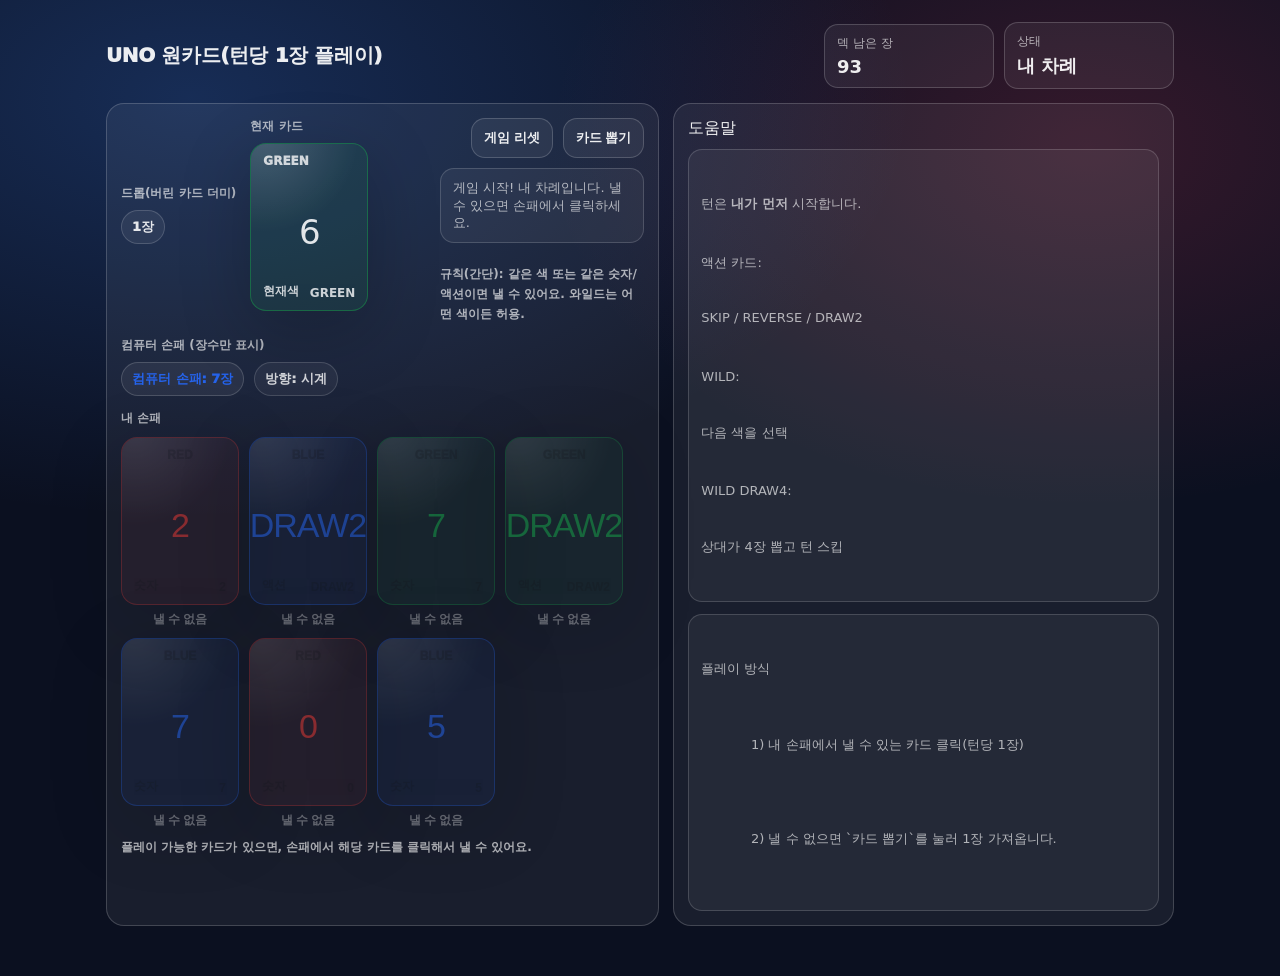
<file: gammmmmmmeeeee/uno_onecard.html>
<!doctype html>
<html lang="ko">
<head>
  <meta charset="utf-8" />
  <meta name="viewport" content="width=device-width,initial-scale=1" />
  <title>UNO 원카드(턴 1장 플레이)</title>
  <style>
    :root{
      --bg:#0b1020;
      --panel:rgba(255,255,255,0.06);
      --ring:rgba(255,255,255,0.18);
      --text:rgba(255,255,255,0.92);
      --muted:rgba(255,255,255,0.65);
      --good:#35d07f;
      --bad:#ff4d6d;
      --red:#e53935;
      --black:#111;
      --green:#16a34a;
      --blue:#2563eb;
      --yellow:#fbbf24;
      --cardRadius:16px;
    }
    *{box-sizing:border-box}
    body{
      margin:0;
      font-family: ui-sans-serif, system-ui, -apple-system, "Segoe UI", Roboto, "Noto Sans KR", Arial, sans-serif;
      background:
        radial-gradient(1200px 700px at 15% 10%, rgba(59,130,246,0.25), transparent 60%),
        radial-gradient(900px 600px at 85% 15%, rgba(244,63,94,0.18), transparent 60%),
        var(--bg);
      color:var(--text);
    }
    .wrap{max-width:1100px;margin:22px auto;padding:0 16px 28px;}
    header{
      display:flex;align-items:center;justify-content:space-between;gap:12px;margin-bottom:14px;
      flex-wrap:wrap;
    }
    header h1{margin:0;font-weight:950;letter-spacing:-0.02em;font-size:20px}
    .pillbar{display:flex;gap:10px;align-items:center;flex-wrap:wrap;justify-content:flex-end}
    .pill{
      background:var(--panel);
      border:1px solid var(--ring);
      padding:10px 12px;border-radius:14px;min-width:170px;
    }
    .pill .label{color:var(--muted);font-size:12px}
    .pill .value{font-size:18px;font-weight:900;margin-top:4px}
    .grid{
      display:grid;grid-template-columns:1.05fr 0.95fr;gap:14px;
    }
    @media (max-width:980px){.grid{grid-template-columns:1fr}}
    .cardBox{
      background:var(--panel);
      border:1px solid var(--ring);
      border-radius:18px;
      padding:14px;
    }
    .status{
      margin-top:10px;padding:10px 12px;border-radius:14px;
      border:1px solid rgba(255,255,255,0.16);
      background:rgba(255,255,255,0.05);
      color:var(--muted);
      font-size:13px;line-height:1.35;min-height:44px;white-space:pre-wrap;
    }
    .status.good{border-color:rgba(53,208,127,0.45);color:rgba(180,255,214,0.95);background:rgba(53,208,127,0.10)}
    .status.bad{border-color:rgba(255,77,109,0.55);color:rgba(255,176,189,0.95);background:rgba(255,77,109,0.12)}
    .btn{
      appearance:none;border:1px solid var(--ring);
      background:rgba(255,255,255,0.06);color:var(--text);
      padding:10px 12px;border-radius:14px;font-weight:900;cursor:pointer;
      transition:160ms ease;user-select:none;
    }
    .btn:hover{transform:translateY(-1px);background:rgba(255,255,255,0.09)}
    .btn:active{transform:translateY(0px)}
    .btn[disabled]{opacity:0.55;cursor:not-allowed;transform:none}
    .btn.primary{
      border-color:rgba(251,191,36,0.6);
      background:rgba(251,191,36,0.18);
    }
    .row{display:flex;gap:10px;align-items:center;flex-wrap:wrap}
    .topArea{
      display:grid;grid-template-columns:0.6fr 0.4fr;gap:12px;align-items:start;
    }
    @media (max-width:740px){.topArea{grid-template-columns:1fr}}
    .pileRow{display:flex;gap:14px;align-items:center;flex-wrap:wrap}

    /* UNO 카드 */
    .card{
      width:118px; height:168px;
      border-radius:var(--cardRadius);
      border:1px solid rgba(255,255,255,0.18);
      background:rgba(255,255,255,0.06);
      box-shadow:0 18px 70px rgba(0,0,0,0.22);
      position:relative;overflow:hidden;
      display:flex;flex-direction:column;justify-content:space-between;
      padding:10px 12px;
      user-select:none;
    }
    .card::before{
      content:"";
      position:absolute;inset:-40px -40px auto -40px;height:130px;
      background:radial-gradient(circle at 30% 20%, rgba(255,255,255,0.18), transparent 55%);
      transform:rotate(-10deg);
    }
    .card > *{position:relative}
    .card .corner{font-size:12px;font-weight:950;opacity:0.9}
    .card .main{
      font-size:34px;font-weight:1100;letter-spacing:-0.03em;line-height:1;
      margin-top:12px;
      display:flex;align-items:center;justify-content:center;
      text-align:center;
    }
    .card .bottom{
      display:flex;gap:8px;align-items:flex-end;justify-content:space-between;
      font-size:12px;font-weight:900;opacity:0.9;
    }

    .col-red{border-color:rgba(229,57,53,0.48);background:rgba(229,57,53,0.10)}
    .col-yellow{border-color:rgba(251,191,36,0.55);background:rgba(251,191,36,0.10)}
    .col-green{border-color:rgba(22,163,74,0.50);background:rgba(22,163,74,0.10)}
    .col-blue{border-color:rgba(37,99,235,0.52);background:rgba(37,99,235,0.10)}
    .col-wild{border-color:rgba(147,197,253,0.55);background:rgba(59,130,246,0.10)}
    .cardTextRed{color:var(--red)}
    .cardTextYellow{color:var(--yellow)}
    .cardTextGreen{color:var(--green)}
    .cardTextBlue{color:var(--blue)}
    .cardTextWild{color:rgba(255,255,255,0.92)}

    .hand{
      display:flex;gap:10px;flex-wrap:wrap;margin-top:10px;
    }
    .handCardBtn{
      padding:0;border:0;background:transparent;cursor:pointer;
      transform:translateY(0);transition:160ms ease;
    }
    .handCardBtn:hover{transform:translateY(-2px)}
    .handCardBtn[disabled]{cursor:not-allowed;opacity:0.55;transform:none}

    .handCardMeta{
      font-size:12px;color:var(--muted);font-weight:900;margin-top:6px;text-align:center;
    }

    .hintList{
      display:flex;gap:8px;flex-wrap:wrap;margin-top:10px;
    }
    .tag{
      padding:7px 10px;border-radius:999px;border:1px solid rgba(255,255,255,0.16);
      background:rgba(255,255,255,0.06);font-weight:950;font-size:13px;color:rgba(255,255,255,0.88);
    }
    .tag.red{color:var(--red)}
    .tag.yellow{color:var(--yellow)}
    .tag.green{color:var(--green)}
    .tag.blue{color:var(--blue)}
    .tag.wild{color:rgba(255,255,255,0.92);background:rgba(59,130,246,0.10);border-color:rgba(59,130,246,0.35)}
    .modalBack{
      position:fixed;inset:0;background:rgba(0,0,0,0.5);
      display:none;align-items:center;justify-content:center;
      padding:18px;z-index:9999;
    }
    .modal{
      width:min(520px,100%);
      border-radius:18px;
      border:1px solid rgba(255,255,255,0.18);
      background:rgba(15,22,45,0.92);
      padding:14px;
      box-shadow:0 18px 70px rgba(0,0,0,0.45);
    }
    .modalTitle{font-weight:1100;letter-spacing:-0.02em}
    .colorChoices{display:grid;grid-template-columns:1fr 1fr;gap:10px;margin-top:12px}
    .colorChoice{
      padding:14px 10px;border-radius:16px;cursor:pointer;
      border:1px solid rgba(255,255,255,0.16);
      background:rgba(255,255,255,0.06);font-weight:1100;text-align:center;
      user-select:none;
    }
    .colorChoice:hover{transform:translateY(-1px);transition:160ms ease}
    .hidden{display:none !important}
    .small{color:var(--muted);font-size:12px;font-weight:900}
  </style>
</head>
<body>
  <div class="wrap">
    <header>
      <h1>UNO 원카드(턴당 1장 플레이)</h1>
      <div class="pillbar">
        <div class="pill">
          <div class="label">덱 남은 장</div>
          <div class="value" id="deckCount">-</div>
        </div>
        <div class="pill">
          <div class="label">상태</div>
          <div class="value" id="turnText">-</div>
        </div>
      </div>
    </header>

    <div class="grid">
      <div class="cardBox">
        <div class="topArea">
          <div class="pileRow">
            <div>
              <div class="small" style="margin-bottom:8px;">드롭(버린 카드 더미)</div>
              <div id="discardCount" class="tag" style="display:inline-block;">0장</div>
            </div>
            <div>
              <div class="small" style="margin-bottom:8px;">현재 카드</div>
              <div id="topCard" class="card col-wild" style="opacity:0.95;">
                <div class="corner" id="topCorner">WILD</div>
                <div class="main" id="topMain">-</div>
                <div class="bottom">
                  <div id="topLeft">-</div>
                  <div id="topRight">-</div>
                </div>
              </div>
            </div>
          </div>

          <div>
            <div class="row" style="justify-content:flex-end;">
              <button class="btn" id="restartBtn" type="button">게임 리셋</button>
              <button class="btn" id="drawBtn" type="button">카드 뽑기</button>
            </div>
            <div class="status" id="statusBox">카드가 놓이지 않았습니다.</div>
            <div class="hintList" id="recentTags"></div>
            <div class="footerNote" style="margin-top:10px;">
              <span class="small">규칙(간단): </span>
              <span class="small">같은 색 또는 같은 숫자/액션이면 낼 수 있어요. 와일드는 어떤 색이든 허용.</span>
            </div>
          </div>
        </div>

        <div style="margin-top:14px;">
          <div class="small" style="margin-bottom:8px;">컴퓨터 손패 (장수만 표시)</div>
          <div class="row">
            <div class="tag blue">컴퓨터 손패: <span id="cpuHandCount">-</span>장</div>
            <div class="tag" style="opacity:0.9;">방향: <span id="directionText">시계</span></div>
          </div>
        </div>

        <div style="margin-top:14px;">
          <div class="small" style="margin-bottom:8px;">내 손패</div>
          <div class="hand" id="playerHand"></div>
          <div class="small" style="margin-top:10px;">
            플레이 가능한 카드가 있으면, 손패에서 해당 카드를 클릭해서 낼 수 있어요.
          </div>
        </div>
      </div>

      <div class="cardBox">
        <div style="font-weight:1100;letter-spacing:-0.02em;">도움말</div>
        <div class="status" style="margin-top:10px;">
          <div>턴은 <b>내가 먼저</b> 시작합니다.</div>
          <div style="margin-top:6px;">액션 카드:</div>
          <div style="margin-top:3px;">SKIP / REVERSE / DRAW2</div>
          <div style="margin-top:6px;">WILD:</div>
          <div style="margin-top:3px;">다음 색을 선택</div>
          <div style="margin-top:6px;">WILD DRAW4:</div>
          <div style="margin-top:3px;">상대가 4장 뽑고 턴 스킵</div>
        </div>

        <div class="status" style="margin-top:12px;">
          <div style="font-weight:1100;">플레이 방식</div>
          <div style="margin-top:6px;">
            1) 내 손패에서 낼 수 있는 카드 클릭(턴당 1장)
          </div>
          <div style="margin-top:6px;">
            2) 낼 수 없으면 `카드 뽑기`를 눌러 1장 가져옵니다.
          </div>
        </div>
      </div>
    </div>
  </div>

  <div class="modalBack" id="colorModal" role="dialog" aria-modal="true">
    <div class="modal">
      <div class="modalTitle">다음 색을 선택하세요</div>
      <div class="small" style="margin-top:6px;">(와일드 카드 사용 시)</div>
      <div class="colorChoices">
        <div class="colorChoice col-red" data-color="red" style="color:var(--red);border-color:rgba(229,57,53,0.45);background:rgba(229,57,53,0.10);">RED</div>
        <div class="colorChoice col-yellow" data-color="yellow" style="color:var(--yellow);border-color:rgba(251,191,36,0.55);background:rgba(251,191,36,0.10);">YELLOW</div>
        <div class="colorChoice col-green" data-color="green" style="color:var(--green);border-color:rgba(22,163,74,0.45);background:rgba(22,163,74,0.10);">GREEN</div>
        <div class="colorChoice col-blue" data-color="blue" style="color:var(--blue);border-color:rgba(37,99,235,0.45);background:rgba(37,99,235,0.10);">BLUE</div>
      </div>
      <div class="small" style="margin-top:12px;">선택 후 자동으로 다음 단계가 진행됩니다.</div>
    </div>
  </div>

  <script>
    // --- UNO-like 카드 모델 (단순화) ---
    // 색: red/yellow/green/blue
    // 숫자: 0~9
    // 액션: skip / reverse / draw2
    // 와일드: wild / wilddraw4

    const COLORS = ["red", "yellow", "green", "blue"];
    const COLOR_LABEL = { red: "RED", yellow: "YELLOW", green: "GREEN", blue: "BLUE" };

    const ACTION_LABEL = {
      skip: "SKIP",
      reverse: "REVERSE",
      draw2: "DRAW2"
    };
    const WILD_LABEL = {
      wild: "WILD",
      wilddraw4: "WILD+4"
    };

    function cardKey(card) {
      // 같은 카드 구별용(시각/디버그용)
      return `${card.color || "wild"}:${card.kind}:${card.value || card.action}`;
    }

    function getCardDisplay(card) {
      if (card.kind === "number") return String(card.value);
      if (card.kind === "action") return ACTION_LABEL[card.action] || card.action;
      if (card.kind === "wild") return WILD_LABEL[card.wild] || card.wild;
      return "?";
    }

    function cardColorForUI(card) {
      if (card.kind === "wild") return "wild";
      return card.color;
    }

    function cardTextClass(cardColor) {
      if (cardColor === "red") return "cardTextRed";
      if (cardColor === "yellow") return "cardTextYellow";
      if (cardColor === "green") return "cardTextGreen";
      if (cardColor === "blue") return "cardTextBlue";
      return "cardTextWild";
    }

    function createDeck() {
      const deck = [];
      // 숫자/액션 카드 구성(UNO 표준 분포를 근사)
      for (const color of COLORS) {
        // 0은 1장
        deck.push({ kind: "number", color, value: 0 });
        for (let v = 1; v <= 9; v++) {
          deck.push({ kind: "number", color, value: v });
          deck.push({ kind: "number", color, value: v });
        }
        // 액션: skip/reverse/draw2 each 2장
        for (const action of ["skip", "reverse", "draw2"]) {
          deck.push({ kind: "action", color, action });
          deck.push({ kind: "action", color, action });
        }
      }

      // 와일드: 4장씩
      for (let i = 0; i < 4; i++) {
        deck.push({ kind: "wild", wild: "wild" });
        deck.push({ kind: "wild", wild: "wilddraw4" });
      }
      return shuffle(deck);
    }

    function shuffle(arr) {
      // Fisher–Yates
      for (let i = arr.length - 1; i > 0; i--) {
        const j = Math.floor(Math.random() * (i + 1));
        [arr[i], arr[j]] = [arr[j], arr[i]];
      }
      return arr;
    }

    function drawOne(deck) {
      return deck.pop();
    }

    function canPlayOnTop(card, top, currentColor) {
      if (!top) return true;
      // 와일드는 항상 낼 수 있음
      if (card.kind === "wild") return true;

      const matchColor = card.kind !== "wild" && card.color === currentColor;
      if (matchColor) return true;

      // 숫자/액션이 top과 같은 "값"인지 비교
      if (card.kind === "number" && top.kind === "number") return card.value === top.value;
      if (card.kind === "action" && top.kind === "action") return card.action === top.action;

      // 예: 숫자와 액션은 값 비교 불가
      return false;
    }

    function computePayoutText(card) {
      return "";
    }

    function topColorLabel(top, currentColor) {
      if (!top) return "-";
      if (top.kind === "wild") return COLOR_LABEL[currentColor] || "-";
      return COLOR_LABEL[top.color] || "-";
    }

    const UI = {
      deckCount: document.getElementById("deckCount"),
      turnText: document.getElementById("turnText"),
      statusBox: document.getElementById("statusBox"),
      restartBtn: document.getElementById("restartBtn"),
      drawBtn: document.getElementById("drawBtn"),
      topCard: document.getElementById("topCard"),
      topCorner: document.getElementById("topCorner"),
      topMain: document.getElementById("topMain"),
      topLeft: document.getElementById("topLeft"),
      topRight: document.getElementById("topRight"),
      discardCount: document.getElementById("discardCount"),
      recentTags: document.getElementById("recentTags"),
      playerHand: document.getElementById("playerHand"),
      cpuHandCount: document.getElementById("cpuHandCount"),
      directionText: document.getElementById("directionText"),
      colorModal: document.getElementById("colorModal")
    };

    // 색 선택 모달
    const colorModalChoices = Array.from(document.querySelectorAll("#colorModal .colorChoice"));
    let pendingWildColorResolver = null;
    for (const el of colorModalChoices) {
      el.addEventListener("click", () => {
        const c = el.dataset.color;
        UI.colorModal.style.display = "none";
        if (pendingWildColorResolver) pendingWildColorResolver(c);
        pendingWildColorResolver = null;
      });
    }

    function setStatus(msg, kind = "") {
      UI.statusBox.classList.remove("good", "bad");
      if (kind === "good") UI.statusBox.classList.add("good");
      if (kind === "bad") UI.statusBox.classList.add("bad");
      UI.statusBox.textContent = msg;
    }

    function setTurnText(msg) {
      UI.turnText.textContent = msg;
    }

    // 최근 태그(최신 10개)
    function addRecentTag(card) {
      const tag = document.createElement("div");
      const uiColor = cardColorForUI(card);
      tag.className = "tag " + uiColor;
      tag.textContent = getCardDisplay(card);
      UI.recentTags.prepend(tag);
      while (UI.recentTags.children.length > 10) {
        UI.recentTags.removeChild(UI.recentTags.lastChild);
      }
    }

    // 상태
    const state = {
      deck: [],
      discard: [],
      currentColor: null, // 와일드 처리용
      direction: 1, // 1 or -1 (2인이라도 표현용)
      // player: 0=human, 1=cpu
      currentPlayer: 0,
      numPlayers: 2,
      playerHand: [],
      cpuHand: [],
      gameOver: false,
      // 애드온 효과
      pendingDraw: 0,
      skipNext: false
    };

    function resetGame() {
      state.deck = createDeck();
      state.discard = [];
      state.direction = 1;
      state.currentPlayer = 0; // human first
      state.playerHand = [];
      state.cpuHand = [];
      state.pendingDraw = 0;
      state.skipNext = false;
      state.gameOver = false;
      UI.recentTags.innerHTML = "";

      // 초기 패 7장
      for (let i = 0; i < 7; i++) {
        state.playerHand.push(drawOne(state.deck));
        state.cpuHand.push(drawOne(state.deck));
      }

      // 초기 top: 와일드는 피해서 뽑기
      let top = drawOne(state.deck);
      while (top && top.kind === "wild") {
        // wild는 버리지 말고 다시 덱에 넣기
        state.deck.unshift(top);
        top = drawOne(state.deck);
      }
      state.discard.push(top);

      // 현재 색 결정
      state.currentColor = (top && top.kind === "wild") ? COLORS[Math.floor(Math.random() * COLORS.length)] : top.color;
      renderAll();
      setStatus("게임 시작! 내 차례입니다. 낼 수 있으면 손패에서 클릭하세요.", "");
      setTurnText("내 차례");
      // cpu 차례가 되면 자동으로 진행
      maybeAutoCpuTurn();
    }

    function reshuffleIfEmpty() {
      if (state.deck.length > 0) return;
      if (state.discard.length <= 1) return;
      const top = state.discard[state.discard.length - 1];
      const rest = state.discard.slice(0, -1);
      state.deck = shuffle(rest);
      state.discard = [top];
    }

    function updateTopCardUI() {
      const top = state.discard[state.discard.length - 1];
      if (!top) return;
      const display = getCardDisplay(top);
      const uiColor = cardColorForUI(top);

      UI.topCard.classList.remove("col-red", "col-yellow", "col-green", "col-blue", "col-wild");
      if (uiColor === "red") UI.topCard.classList.add("col-red");
      if (uiColor === "yellow") UI.topCard.classList.add("col-yellow");
      if (uiColor === "green") UI.topCard.classList.add("col-green");
      if (uiColor === "blue") UI.topCard.classList.add("col-blue");
      if (uiColor === "wild") UI.topCard.classList.add("col-wild");

      UI.topMain.textContent = display;
      UI.topCorner.textContent = (top.kind === "wild") ? "WILD" : COLOR_LABEL[top.color];
      UI.topLeft.textContent = "현재색";
      UI.topRight.textContent = topColorLabel(top, state.currentColor);
    }

    function updateCountsUI() {
      UI.deckCount.textContent = String(state.deck.length);
      UI.discardCount.textContent = `${state.discard.length}장`;
      UI.cpuHandCount.textContent = String(state.cpuHand.length);
      UI.directionText.textContent = state.direction === 1 ? "시계" : "반시계";
    }

    function getPlayableCardsForPlayer(playerIndex) {
      const hand = playerIndex === 0 ? state.playerHand : state.cpuHand;
      const top = state.discard[state.discard.length - 1];
      return hand.filter(c => canPlayOnTop(c, top, state.currentColor));
    }

    function renderPlayerHand() {
      UI.playerHand.innerHTML = "";
      const playable = new Set(getPlayableCardsForPlayer(0).map(c => c._uid));
      const canInteract = state.currentPlayer === 0 && !state.gameOver;

      for (const card of state.playerHand) {
        if (!card._uid) card._uid = Math.random().toString(16).slice(2);
        const isPlayable = playable.has(card._uid);
        const btn = document.createElement("button");
        btn.type = "button";
        btn.className = "handCardBtn";
        btn.disabled = !canInteract || !isPlayable;
        btn.title = isPlayable ? "낼 수 있음" : "현재 규칙으로 낼 수 없음";

        const uiColor = cardColorForUI(card);
        const cardEl = document.createElement("div");
        cardEl.className = "card " + (uiColor === "wild" ? "col-wild" : "col-" + uiColor);
        cardEl.innerHTML = `
          <div class="corner">${(card.kind === "wild") ? "WILD" : COLOR_LABEL[card.color]}</div>
          <div class="main"></div>
          <div class="bottom">
            <div>${card.kind === "number" ? "숫자" : (card.kind === "action" ? "액션" : "와일드")}</div>
            <div>${getCardDisplay(card)}</div>
          </div>
        `;
        cardEl.querySelector(".main").textContent = getCardDisplay(card);
        cardEl.querySelector(".main").classList.add(cardTextClass(uiColor));
        if (isPlayable) {
          cardEl.style.boxShadow = "0 22px 90px rgba(59,130,246,0.25)";
        }
        btn.appendChild(cardEl);

        const meta = document.createElement("div");
        meta.className = "handCardMeta";
        meta.textContent = isPlayable ? "클릭해서 내기" : "낼 수 없음";
        btn.appendChild(meta);

        btn.addEventListener("click", () => {
          if (state.currentPlayer !== 0 || state.gameOver) return;
          playCardFromHand(0, card);
        });

        UI.playerHand.appendChild(btn);
      }
    }

    function renderAll() {
      updateTopCardUI();
      updateCountsUI();
      renderPlayerHand();
    }

    function removeFromHand(playerIndex, card) {
      const hand = playerIndex === 0 ? state.playerHand : state.cpuHand;
      const idx = hand.indexOf(card);
      if (idx >= 0) hand.splice(idx, 1);
    }

    function getNextPlayer() {
      // 2인 기준으로도 계산은 일반화
      return (state.currentPlayer + state.direction + state.numPlayers) % state.numPlayers;
    }

    async function playCardFromHand(playerIndex, card) {
      if (state.gameOver) return;
      const top = state.discard[state.discard.length - 1];
      if (!canPlayOnTop(card, top, state.currentColor)) return;

      // 낼 카드 제거 & 드롭 더미에 추가
      removeFromHand(playerIndex, card);
      state.discard.push(card);

      // 최근 태그
      addRecentTag(card);

      // 현재색/효과 반영
      state.pendingDraw = 0;
      state.skipNext = false;

      if (card.kind === "wild") {
        if (card.wild === "wild") {
          if (playerIndex === 0) {
            const chosen = await askPlayerColor();
            state.currentColor = chosen;
          } else {
            state.currentColor = chooseColorForCpu();
          }
        } else if (card.wild === "wilddraw4") {
          if (playerIndex === 0) {
            const chosen = await askPlayerColor();
            state.currentColor = chosen;
          } else {
            state.currentColor = chooseColorForCpu();
          }
          state.pendingDraw = 4;
          state.skipNext = true;
        }
      } else if (card.kind === "action") {
        // 액션도 "낸 카드의 색"을 현재색으로 유지/갱신합니다.
        // (그래야 다음 플레이 가능 여부가 올바르게 동작)
        state.currentColor = card.color;
        if (card.action === "skip") {
          state.skipNext = true;
        } else if (card.action === "reverse") {
          // 2인에서는 REVERSE가 사실상 SKIP
          if (state.numPlayers === 2) {
            state.skipNext = true;
          } else {
            state.direction *= -1;
          }
        } else if (card.action === "draw2") {
          state.pendingDraw = 2;
          state.skipNext = true;
        }
      } else if (card.kind === "number") {
        state.currentColor = card.color;
      }

      // 현재 top UI 갱신
      renderAll();

      // 승리 체크
      if (playerIndex === 0 && state.playerHand.length === 0) {
        state.gameOver = true;
        setStatus("승리! 내 손패가 모두 없어졌어요.", "good");
        setTurnText("게임 종료");
        return;
      }
      if (playerIndex === 1 && state.cpuHand.length === 0) {
        state.gameOver = true;
        setStatus("패배! 컴퓨터의 손패가 모두 없어졌어요.", "bad");
        setTurnText("게임 종료");
        return;
      }

      // 효과 후 다음 턴 처리
      await proceedAfterPlay();
    }

    async function askPlayerColor() {
      UI.colorModal.style.display = "flex";
      return await new Promise(resolve => {
        pendingWildColorResolver = resolve;
      });
    }

    function chooseColorForCpu() {
      // CPU가 가진 카드 중 가장 많은 색 선택(와일드 사용 시)
      const counts = { red:0, yellow:0, green:0, blue:0 };
      for (const c of state.cpuHand) {
        if (c.kind === "number" || c.kind === "action") counts[c.color] += 1;
      }
      let best = COLORS[0];
      for (const col of COLORS) {
        if (counts[col] > counts[best]) best = col;
      }
      return best;
    }

    async function proceedAfterPlay() {
      // 카드 낸 플레이어 -> 현재 플레이어 갱신
      // state.currentPlayer는 "방금 낸 플레이어" 그대로일 것으로 가정.
      // 다음 턴 이동은 getNextPlayer로 1회/추가회 진행.
      const playerWhoJustPlayed = state.currentPlayer;
      let next = getNextPlayer();

      // pendingDraw 적용: 다음 플레이어가 먼저 뽑고(배수만큼) 스킵 여부는 skipNext로 처리
      if (state.pendingDraw > 0) {
        // 다음 플레이어가 1장씩 뽑는다(덱 리셋 포함)
        for (let i = 0; i < state.pendingDraw; i++) {
          reshuffleIfEmpty();
          const card = drawOne(state.deck);
          if (!card) break;
          if (next === 0) state.playerHand.push(card);
          else state.cpuHand.push(card);
        }
      }

      // 다음 플레이어 턴으로 이동
      state.currentPlayer = next;
      setTurnText(state.currentPlayer === 0 ? "내 차례" : "컴퓨터 차례");

      if (state.skipNext) {
        // 스킵: 바로 한 번 더 넘겨서 "다음-다음" 플레이어가 턴을 갖게 함
        next = getNextPlayer();
        state.currentPlayer = next;
        setTurnText(state.currentPlayer === 0 ? "내 차례" : "컴퓨터 차례");
      }

      renderAll();
      setStatus(
        state.gameOver ? "" :
        (state.currentPlayer === 0 ? "내 차례! 낼 수 있으면 클릭하세요." : "컴퓨터가 생각 중..."),
        ""
      );

      await new Promise(r => setTimeout(r, 250));
      maybeAutoCpuTurn();
    }

    async function cpuTurn() {
      if (state.gameOver) return;
      if (state.currentPlayer !== 1) return;

      // playable 확인
      const playable = getPlayableCardsForPlayer(1);

      if (playable.length === 0) {
        // 1장 뽑기
        reshuffleIfEmpty();
        const card = drawOne(state.deck);
        if (card) {
          state.cpuHand.push(card);
          renderAll();
          // 방금 뽑은 카드가 낼 수 있으면 즉시 낸다(UNO처럼 "필요 시 즉시" 단순 규칙)
          const newTop = state.discard[state.discard.length - 1];
          if (canPlayOnTop(card, newTop, state.currentColor)) {
            setStatus("컴퓨터가 방금 뽑은 카드로 냈어요.", "");
            await playCardFromHand(1, card);
            return;
          }
        }
        // 못 내면 턴 넘기기
        state.currentPlayer = 0;
        setTurnText("내 차례");
        renderAll();
        setStatus("내 차례입니다. 낼 수 있는 카드를 클릭하세요.", "");
        return;
      }

      // 간단 AI: 와일드 우선, 그 다음은 랜덤/선호 색
      let chosen = null;
      const wilds = playable.filter(c => c.kind === "wild");
      if (wilds.length > 0) {
        chosen = wilds[Math.floor(Math.random() * wilds.length)];
      } else {
        chosen = playable[Math.floor(Math.random() * playable.length)];
      }

      // 연출 딜레이
      setStatus("컴퓨터가 카드를 내는 중...", "");
      await new Promise(r => setTimeout(r, 500));
      await playCardFromHand(1, chosen);
    }

    function maybeAutoCpuTurn() {
      if (state.gameOver) return;
      if (state.currentPlayer === 1) {
        cpuTurn();
      }
    }

    // 사람: 뽑기 버튼
    UI.drawBtn.addEventListener("click", async () => {
      if (state.gameOver) return;
      if (state.currentPlayer !== 0) return;
      const playable = getPlayableCardsForPlayer(0);
      if (playable.length > 0) {
        setStatus("낼 수 있는 카드가 있어요. 손패에서 클릭해서 내주세요.", "bad");
        return;
      }
      reshuffleIfEmpty();
      const card = drawOne(state.deck);
      if (!card) {
        setStatus("덱이 비어 있어요.", "bad");
        return;
      }
      state.playerHand.push(card);
      renderAll();

      // 뽑은 카드가 바로 낼 수 있으면 즉시 내는 단순 룰
      const top = state.discard[state.discard.length - 1];
      if (canPlayOnTop(card, top, state.currentColor)) {
        setStatus("내가 뽑은 카드로 즉시 냈어요.", "");
        await playCardFromHand(0, card);
      } else {
        // 턴 넘기기
        state.currentPlayer = 1;
        setTurnText("컴퓨터 차례");
        renderAll();
        setStatus("내가 낼 수 없어서 턴을 넘겼어요.", "");
        maybeAutoCpuTurn();
      }
    });

    UI.restartBtn.addEventListener("click", () => {
      if (pendingWildColorResolver) pendingWildColorResolver = null;
      UI.colorModal.style.display = "none";
      resetGame();
    });

    // 초기 렌더
    resetGame();

    // 기존 addRecentTag는 카드태그 UI에만 쓰이므로, pendingDraw시에 wild 태그를 넣는 건 "표시" 목적입니다.
    // 여기서는 functional에 문제가 없도록 유지합니다.
  </script>
</body>
</html>
</file>
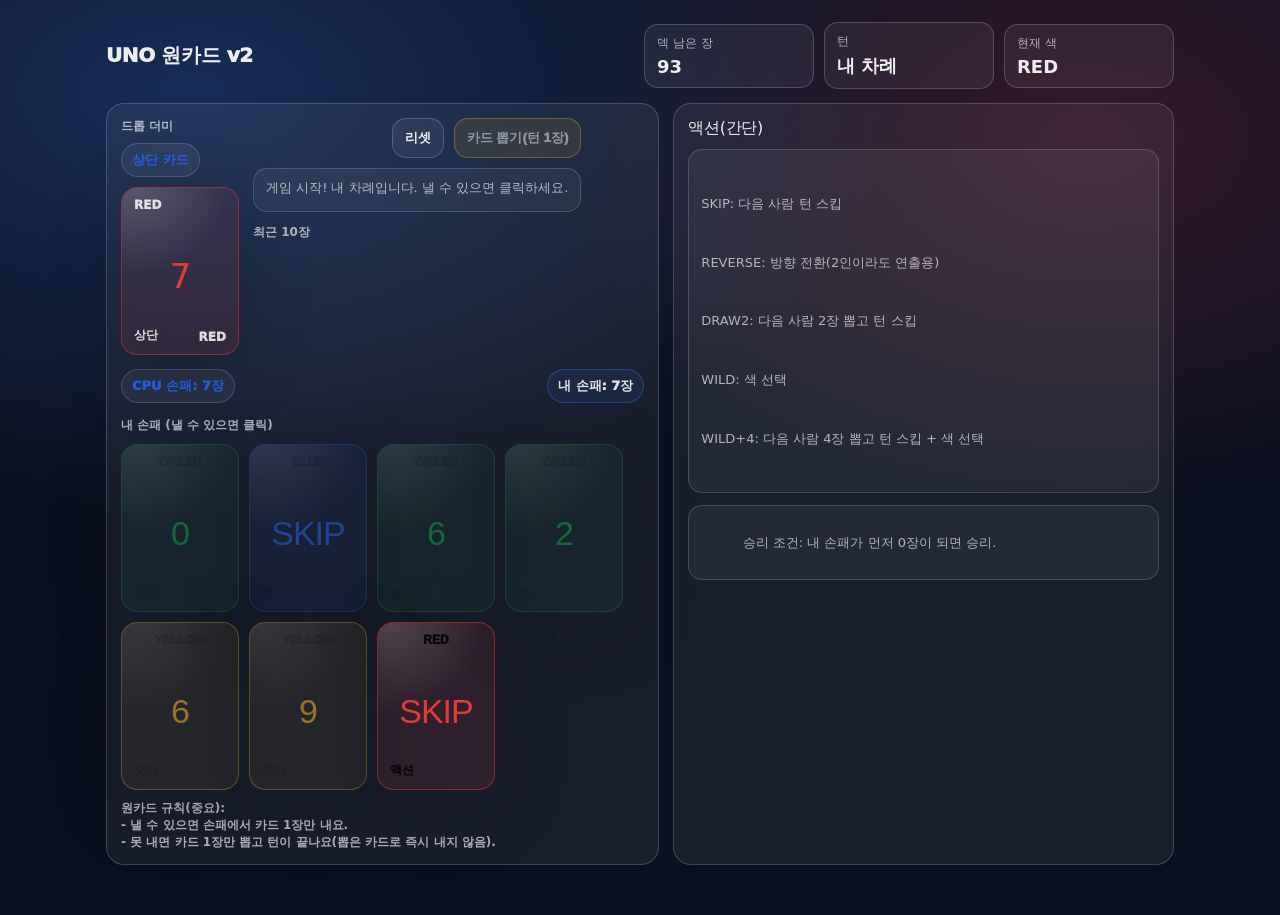
<file: gammmmmmmeeeee/uno_onecard_v2.html>
<!doctype html>
<html lang="ko">
<head>
  <meta charset="utf-8" />
  <meta name="viewport" content="width=device-width,initial-scale=1" />
  <title>UNO 원카드 v2</title>
  <style>
    :root{
      --bg:#0b1020;
      --panel:rgba(255,255,255,0.06);
      --ring:rgba(255,255,255,0.18);
      --text:rgba(255,255,255,0.92);
      --muted:rgba(255,255,255,0.65);
      --good:#35d07f;
      --bad:#ff4d6d;
      --red:#e53935;
      --yellow:#fbbf24;
      --green:#16a34a;
      --blue:#2563eb;
      --cardRadius:16px;
    }
    *{box-sizing:border-box}
    body{
      margin:0;
      font-family:ui-sans-serif, system-ui, -apple-system, "Segoe UI", Roboto, "Noto Sans KR", Arial, sans-serif;
      background:
        radial-gradient(1200px 700px at 15% 10%, rgba(59,130,246,0.25), transparent 60%),
        radial-gradient(900px 600px at 85% 15%, rgba(244,63,94,0.18), transparent 60%),
        var(--bg);
      color:var(--text);
    }
    .wrap{max-width:1100px;margin:22px auto;padding:0 16px 28px;}
    header{
      display:flex;align-items:center;justify-content:space-between;gap:12px;flex-wrap:wrap;margin-bottom:14px;
    }
    header h1{margin:0;font-weight:950;letter-spacing:-0.02em;font-size:20px}
    .pillbar{display:flex;gap:10px;align-items:center;flex-wrap:wrap;justify-content:flex-end}
    .pill{
      background:var(--panel);
      border:1px solid var(--ring);
      padding:10px 12px;border-radius:14px;min-width:170px;
    }
    .pill .label{color:var(--muted);font-size:12px}
    .pill .value{font-size:18px;font-weight:900;margin-top:4px}

    .grid{display:grid;grid-template-columns:1.05fr 0.95fr;gap:14px}
    @media (max-width:980px){.grid{grid-template-columns:1fr}}
    .cardBox{
      background:var(--panel);
      border:1px solid var(--ring);
      border-radius:18px;
      padding:14px;
    }
    .status{
      margin-top:10px;padding:10px 12px;border-radius:14px;
      border:1px solid rgba(255,255,255,0.16);
      background:rgba(255,255,255,0.05);
      color:var(--muted);
      font-size:13px;line-height:1.35;min-height:44px;white-space:pre-wrap;
    }
    .status.good{border-color:rgba(53,208,127,0.45);color:rgba(180,255,214,0.95);background:rgba(53,208,127,0.10)}
    .status.bad{border-color:rgba(255,77,109,0.55);color:rgba(255,176,189,0.95);background:rgba(255,77,109,0.12)}

    .btn{
      appearance:none;border:1px solid var(--ring);
      background:rgba(255,255,255,0.06);color:var(--text);
      padding:10px 12px;border-radius:14px;font-weight:950;cursor:pointer;
      transition:160ms ease;user-select:none;
    }
    .btn:hover{transform:translateY(-1px);background:rgba(255,255,255,0.09)}
    .btn:active{transform:translateY(0px)}
    .btn[disabled]{opacity:0.55;cursor:not-allowed;transform:none}
    .btn.primary{border-color:rgba(251,191,36,0.6);background:rgba(251,191,36,0.18)}

    /* UNO 카드 */
    .unoCard{
      width:118px;height:168px;border-radius:var(--cardRadius);
      border:1px solid rgba(255,255,255,0.18);
      background:rgba(255,255,255,0.06);
      box-shadow:0 18px 70px rgba(0,0,0,0.22);
      overflow:hidden;position:relative;
      display:flex;flex-direction:column;justify-content:space-between;
      padding:10px 12px;user-select:none;
    }
    .unoCard::before{
      content:"";position:absolute;inset:-40px -40px auto -40px;height:130px;
      background:radial-gradient(circle at 30% 20%, rgba(255,255,255,0.18), transparent 55%);
      transform:rotate(-10deg);
    }
    .unoCard > *{position:relative}
    .unoCard .corner{font-size:12px;font-weight:950;opacity:0.9}
    .unoCard .main{
      font-size:34px;font-weight:1100;letter-spacing:-0.03em;line-height:1;
      display:flex;align-items:center;justify-content:center;text-align:center;margin-top:12px;
    }
    .unoCard .bottom{display:flex;gap:8px;align-items:flex-end;justify-content:space-between;font-size:12px;font-weight:950;opacity:0.9}

    .c-red{border-color:rgba(229,57,53,0.48);background:rgba(229,57,53,0.10)}
    .c-yellow{border-color:rgba(251,191,36,0.55);background:rgba(251,191,36,0.10)}
    .c-green{border-color:rgba(22,163,74,0.50);background:rgba(22,163,74,0.10)}
    .c-blue{border-color:rgba(37,99,235,0.52);background:rgba(37,99,235,0.10)}
    .c-wild{border-color:rgba(147,197,253,0.55);background:rgba(59,130,246,0.10)}
    .t-red{color:var(--red)}
    .t-yellow{color:var(--yellow)}
    .t-green{color:var(--green)}
    .t-blue{color:var(--blue)}
    .t-wild{color:rgba(255,255,255,0.92)}

    .hand{display:flex;gap:10px;flex-wrap:wrap;margin-top:10px}
    .handBtn{
      padding:0;border:0;background:transparent;cursor:pointer;
      transition:160ms ease;user-select:none;
    }
    .handBtn:hover .unoCard{transform:translateY(-2px)}
    .handBtn:disabled{cursor:not-allowed;opacity:0.55}
    .handBtn .unoCard{transform:translateY(0);transition:160ms ease}

    .row{display:flex;gap:10px;align-items:center;flex-wrap:wrap}
    .topRow{display:flex;justify-content:space-between;gap:12px;flex-wrap:wrap;align-items:flex-start}
    .leftCol{display:flex;gap:14px;flex-wrap:wrap;align-items:flex-start}
    .pileLine{display:flex;gap:14px;align-items:flex-start;flex-wrap:wrap}
    .small{color:var(--muted);font-size:12px;font-weight:900}
    .tags{display:flex;gap:8px;flex-wrap:wrap;margin-top:10px}
    .tag{
      padding:7px 10px;border-radius:999px;border:1px solid rgba(255,255,255,0.16);
      background:rgba(255,255,255,0.06);font-weight:950;font-size:13px;color:rgba(255,255,255,0.9);
    }
    .tag.red{color:var(--red)}
    .tag.yellow{color:var(--yellow)}
    .tag.green{color:var(--green)}
    .tag.blue{color:var(--blue)}
    .tag.wild{color:rgba(255,255,255,0.92);background:rgba(59,130,246,0.10);border-color:rgba(59,130,246,0.35)}

    /* modal */
    .modalBack{
      position:fixed;inset:0;background:rgba(0,0,0,0.52);
      display:none;align-items:center;justify-content:center;z-index:9999;padding:18px;
    }
    .modal{
      width:min(520px,100%);
      border-radius:18px;border:1px solid rgba(255,255,255,0.18);
      background:rgba(15,22,45,0.92);
      padding:14px;box-shadow:0 18px 70px rgba(0,0,0,0.45);
    }
    .modalTitle{font-weight:1100;letter-spacing:-0.02em}
    .colorGrid{display:grid;grid-template-columns:1fr 1fr;gap:10px;margin-top:12px}
    .colorChoice{
      padding:14px 10px;border-radius:16px;cursor:pointer;
      border:1px solid rgba(255,255,255,0.16);
      background:rgba(255,255,255,0.06);font-weight:1100;text-align:center;
      user-select:none;
    }
    .colorChoice:hover{transform:translateY(-1px);transition:160ms ease}
  </style>
</head>
<body>
  <div class="wrap">
    <header>
      <h1>UNO 원카드 v2</h1>
      <div class="pillbar">
        <div class="pill">
          <div class="label">덱 남은 장</div>
          <div class="value" id="deckCount">-</div>
        </div>
        <div class="pill">
          <div class="label">턴</div>
          <div class="value" id="turnText">-</div>
        </div>
        <div class="pill">
          <div class="label">현재 색</div>
          <div class="value" id="colorText">-</div>
        </div>
      </div>
    </header>

    <div class="grid">
      <div class="cardBox">
        <div class="pileLine">
          <div>
            <div class="small" style="margin-bottom:8px;">드롭 더미</div>
            <div class="row">
              <div class="tag blue" style="opacity:0.95;">상단 카드</div>
            </div>
            <div style="margin-top:10px;">
              <div id="topCard" class="unoCard c-wild" aria-label="상단 카드">
                <div class="corner" id="topCorner">-</div>
                <div class="main" id="topMain">-</div>
                <div class="bottom">
                  <div id="topLeft">-</div>
                  <div id="topRight">-</div>
                </div>
              </div>
            </div>
          </div>

          <div style="min-width:280px;">
            <div class="row" style="justify-content:flex-end;">
              <button class="btn" id="restartBtn" type="button">리셋</button>
              <button class="btn primary" id="drawBtn" type="button">카드 뽑기(턴 1장)</button>
            </div>
            <div class="status" id="statusBox">게임을 시작하세요.</div>
            <div class="small" style="margin-top:12px;">최근 10장</div>
            <div class="tags" id="recentTags"></div>
          </div>
        </div>

        <div style="margin-top:14px;">
          <div class="row" style="justify-content:space-between;">
            <div class="row">
              <div class="tag blue">CPU 손패: <span id="cpuHandCount">-</span>장</div>
            </div>
            <div class="row">
              <div class="tag wild" style="opacity:0.95;">내 손패: <span id="playerHandCount">-</span>장</div>
            </div>
          </div>
        </div>

        <div style="margin-top:14px;">
          <div class="small" style="margin-bottom:8px;">내 손패 (낼 수 있으면 클릭)</div>
          <div class="hand" id="playerHand"></div>
          <div class="footerNote" style="margin-top:10px;color:var(--muted);font-size:12px;line-height:1.4;font-weight:900;">
            원카드 규칙(중요):<br/>
            - 낼 수 있으면 손패에서 <b>카드 1장만</b> 내요.<br/>
            - 못 내면 <b>카드 1장만 뽑고</b> 턴이 끝나요(뽑은 카드로 즉시 내지 않음).
          </div>
        </div>
      </div>

      <div class="cardBox">
        <div class="modalTitle">액션(간단)</div>
        <div class="status" style="margin-top:10px;">
          <div>SKIP: 다음 사람 턴 스킵</div>
          <div style="margin-top:6px;">REVERSE: 방향 전환(2인이라도 연출용)</div>
          <div style="margin-top:6px;">DRAW2: 다음 사람 2장 뽑고 턴 스킵</div>
          <div style="margin-top:6px;">WILD: 색 선택</div>
          <div style="margin-top:6px;">WILD+4: 다음 사람 4장 뽑고 턴 스킵 + 색 선택</div>
        </div>
        <div class="status" style="margin-top:12px;">
          승리 조건: 내 손패가 먼저 0장이 되면 승리.
        </div>
      </div>
    </div>
  </div>

  <div class="modalBack" id="colorModal" role="dialog" aria-modal="true">
    <div class="modal">
      <div class="modalTitle">다음 색 선택</div>
      <div class="small" style="margin-top:6px;">와일드 사용 시</div>
      <div class="colorGrid" style="margin-top:12px;">
        <div class="colorChoice t-red" id="chooseRed" style="border-color:rgba(229,57,53,0.45);background:rgba(229,57,53,0.10);">RED</div>
        <div class="colorChoice t-yellow" id="chooseYellow" style="border-color:rgba(251,191,36,0.45);background:rgba(251,191,36,0.10);">YELLOW</div>
        <div class="colorChoice t-green" id="chooseGreen" style="border-color:rgba(22,163,74,0.45);background:rgba(22,163,74,0.10);">GREEN</div>
        <div class="colorChoice t-blue" id="chooseBlue" style="border-color:rgba(37,99,235,0.45);background:rgba(37,99,235,0.10);">BLUE</div>
      </div>
    </div>
  </div>

  <script>
    const COLORS = ["red","yellow","green","blue"];
    const COLOR_LABEL = { red:"RED", yellow:"YELLOW", green:"GREEN", blue:"BLUE" };
    const ACTION_LABEL = { skip:"SKIP", reverse:"REVERSE", draw2:"DRAW2" };
    const WILD_LABEL = { wild:"WILD", wilddraw4:"WILD+4" };

    function cardDisplay(card){
      if (!card) return "-";
      if (card.kind === "number") return String(card.value);
      if (card.kind === "action") return ACTION_LABEL[card.action] || card.action;
      if (card.kind === "wild") return WILD_LABEL[card.wild] || card.wild;
      return "?";
    }

    function cardUiColor(card){
      if (!card) return "wild";
      if (card.kind === "wild") return "wild";
      return card.color;
    }

    function cardTextClass(uiColor){
      if (uiColor === "red") return "t-red";
      if (uiColor === "yellow") return "t-yellow";
      if (uiColor === "green") return "t-green";
      if (uiColor === "blue") return "t-blue";
      return "t-wild";
    }

    function deckCreate(){
      let deck = [];
      // 숫자/액션(UNO 표준을 근사): 0 1장, 1~9 각 2장, 액션은 각 2장
      for (const color of COLORS){
        deck.push({id:cryptoId(), kind:"number", color, value:0});
        for (let v=1; v<=9; v++){
          deck.push({id:cryptoId(), kind:"number", color, value:v});
          deck.push({id:cryptoId(), kind:"number", color, value:v});
        }
        for (const action of ["skip","reverse","draw2"]){
          deck.push({id:cryptoId(), kind:"action", color, action});
          deck.push({id:cryptoId(), kind:"action", color, action});
        }
      }
      for (let i=0;i<4;i++){
        deck.push({id:cryptoId(), kind:"wild", wild:"wild"});
        deck.push({id:cryptoId(), kind:"wild", wild:"wilddraw4"});
      }
      return shuffle(deck);
    }

    function cryptoId(){
      // crypto가 없을 수 있어 안전하게 폴백
      if (window.crypto && crypto.getRandomValues){
        const a = new Uint32Array(1);
        crypto.getRandomValues(a);
        return "c"+a[0].toString(16);
      }
      return "c"+Math.random().toString(16).slice(2);
    }

    function shuffle(arr){
      for (let i=arr.length-1;i>0;i--){
        const j = Math.floor(Math.random()*(i+1));
        [arr[i],arr[j]]=[arr[j],arr[i]];
      }
      return arr;
    }

    function canPlay(card, top, currentColor){
      if (!top) return true;
      if (card.kind === "wild") return true;

      // 색이 같으면 OK
      if (card.color === currentColor) return true;

      // 숫자-숫자 값 같으면 OK
      if (card.kind === "number" && top.kind === "number" && card.value === top.value) return true;
      // 액션-액션 타입 같으면 OK
      if (card.kind === "action" && top.kind === "action" && card.action === top.action) return true;

      return false;
    }

    function colorForTop(top, currentColor){
      if (!top) return "-";
      if (top.kind === "wild") return COLOR_LABEL[currentColor] || "-";
      return COLOR_LABEL[top.color] || "-";
    }

    // --- UI ---
    const UI = {
      deckCount: document.getElementById("deckCount"),
      turnText: document.getElementById("turnText"),
      colorText: document.getElementById("colorText"),
      statusBox: document.getElementById("statusBox"),
      restartBtn: document.getElementById("restartBtn"),
      drawBtn: document.getElementById("drawBtn"),

      topCard: document.getElementById("topCard"),
      topCorner: document.getElementById("topCorner"),
      topMain: document.getElementById("topMain"),
      topLeft: document.getElementById("topLeft"),
      topRight: document.getElementById("topRight"),

      playerHand: document.getElementById("playerHand"),
      recentTags: document.getElementById("recentTags"),
      cpuHandCount: document.getElementById("cpuHandCount"),
      playerHandCount: document.getElementById("playerHandCount"),

      colorModal: document.getElementById("colorModal"),
      chooseRed: document.getElementById("chooseRed"),
      chooseYellow: document.getElementById("chooseYellow"),
      chooseGreen: document.getElementById("chooseGreen"),
      chooseBlue: document.getElementById("chooseBlue")
    };

    let pendingColorResolve = null;
    function askColor(){
      UI.colorModal.style.display = "flex";
      return new Promise(resolve => { pendingColorResolve = resolve; });
    }

    function closeColorModal(){
      UI.colorModal.style.display = "none";
      pendingColorResolve = null;
    }

    UI.chooseRed.addEventListener("click", () => { if (!pendingColorResolve) return; pendingColorResolve("red"); closeColorModal(); });
    UI.chooseYellow.addEventListener("click", () => { if (!pendingColorResolve) return; pendingColorResolve("yellow"); closeColorModal(); });
    UI.chooseGreen.addEventListener("click", () => { if (!pendingColorResolve) return; pendingColorResolve("green"); closeColorModal(); });
    UI.chooseBlue.addEventListener("click", () => { if (!pendingColorResolve) return; pendingColorResolve("blue"); closeColorModal(); });

    function setStatus(msg, kind=""){
      UI.statusBox.classList.remove("good","bad");
      if (kind === "good") UI.statusBox.classList.add("good");
      if (kind === "bad") UI.statusBox.classList.add("bad");
      UI.statusBox.textContent = msg;
    }

    // --- game state ---
    const state = {
      deck: [],
      discard: [],
      currentColor: null,
      direction: 1,
      currentPlayer: 0, // 0 human, 1 cpu
      playerHand: [],
      cpuHand: [],
      recent: [],
      gameOver: false
    };

    function initHands(){
      state.playerHand = [];
      state.cpuHand = [];
      for (let i=0;i<7;i++){
        state.playerHand.push(drawOne());
        state.cpuHand.push(drawOne());
      }
    }

    function drawOne(){
      if (state.deck.length > 0) return state.deck.pop();
      // 덱이 비면: discard를 섞되, 맨 위(top)는 유지
      reshuffleFromDiscard();
      if (state.deck.length === 0) return null;
      return state.deck.pop();
    }

    function reshuffleFromDiscard(){
      if (state.discard.length <= 1) return;
      const top = state.discard[state.discard.length - 1];
      const rest = state.discard.slice(0, -1);
      state.deck = shuffle(rest);
      state.discard = [top];
    }

    function resetGame(){
      state.deck = deckCreate();
      state.discard = [];
      state.direction = 1;
      state.currentPlayer = 0;
      state.playerHand = [];
      state.cpuHand = [];
      state.recent = [];
      state.gameOver = false;

      initHands();

      // 시작 top: wild 피해서 뽑기
      let top = drawOne();
      while (top && top.kind === "wild"){
        // 시작에서 wild면 discard에 넣지 않고 다시 섞기 느낌으로 처리
        state.deck.unshift(top);
        top = drawOne();
      }
      if (!top) top = {id:cryptoId(), kind:"number", color:"red", value:0};
      state.discard.push(top);
      state.currentColor = top.kind === "wild" ? COLORS[Math.floor(Math.random()*COLORS.length)] : top.color;

      renderAll();
      setStatus("게임 시작! 내 차례입니다. 낼 수 있으면 클릭하세요.", "");
      maybeCpuTurn();
    }

    function updateTopUI(){
      const top = state.discard[state.discard.length - 1];
      if (!top) return;

      const uiColor = cardUiColor(top);
      UI.topCard.classList.remove("c-red","c-yellow","c-green","c-blue","c-wild");
      if (uiColor === "red") UI.topCard.classList.add("c-red");
      if (uiColor === "yellow") UI.topCard.classList.add("c-yellow");
      if (uiColor === "green") UI.topCard.classList.add("c-green");
      if (uiColor === "blue") UI.topCard.classList.add("c-blue");
      if (uiColor === "wild") UI.topCard.classList.add("c-wild");

      UI.topCorner.textContent = (top.kind === "wild") ? "WILD" : COLOR_LABEL[top.color];
      UI.topMain.textContent = cardDisplay(top);
      UI.topMain.className = "main "+cardTextClass(uiColor);
      UI.topLeft.textContent = "상단";
      UI.topRight.textContent = state.currentColor ? COLOR_LABEL[state.currentColor] : "-";

      UI.colorText.textContent = colorForTop(top, state.currentColor);
    }

    function updateCounts(){
      UI.deckCount.textContent = String(state.deck.length);
      UI.playerHandCount.textContent = String(state.playerHand.length);
      UI.cpuHandCount.textContent = String(state.cpuHand.length);
    }

    function getPlayableHand(hand){
      const top = state.discard[state.discard.length - 1];
      return hand.filter(c => canPlay(c, top, state.currentColor));
    }

    function renderRecent(){
      UI.recentTags.innerHTML = "";
      for (const c of state.recent.slice(0,10)){
        const tc = cardUiColor(c);
        const tag = document.createElement("div");
        tag.className = "tag " + (tc === "red" ? "red" : tc === "yellow" ? "yellow" : tc === "green" ? "green" : tc === "blue" ? "blue" : "wild");
        tag.textContent = cardDisplay(c);
        UI.recentTags.appendChild(tag);
      }
    }

    function renderHand(){
      UI.playerHand.innerHTML = "";
      const playable = new Set(getPlayableHand(state.playerHand).map(c => c.id));

      const canInteract = state.currentPlayer === 0 && !state.gameOver;
      UI.drawBtn.disabled = !(state.currentPlayer === 0 && !state.gameOver && getPlayableHand(state.playerHand).length === 0);

      for (const card of state.playerHand){
        const btn = document.createElement("button");
        btn.className = "handBtn";
        btn.type = "button";
        const isPlayable = playable.has(card.id);
        btn.disabled = !canInteract || !isPlayable;
        btn.title = isPlayable ? "낼 수 있음" : "현재 규칙으로는 낼 수 없음";

        const uiColor = cardUiColor(card);
        const cls = (uiColor === "red") ? "c-red" : (uiColor === "yellow") ? "c-yellow" : (uiColor === "green") ? "c-green" : (uiColor === "blue") ? "c-blue" : "c-wild";
        const textCls = cardTextClass(uiColor);

        const el = document.createElement("div");
        el.className = "unoCard "+cls;
        el.innerHTML = `
          <div class="corner">${(card.kind === "wild") ? "WILD" : COLOR_LABEL[card.color]}</div>
          <div class="main ${textCls}">${cardDisplay(card)}</div>
          <div class="bottom">
            <div>${card.kind === "number" ? "숫자" : (card.kind === "action" ? "액션" : "와일드")}</div>
            <div>${card.kind === "wild" ? ((card.wild === "wild") ? "ANY" : "ANY+4") : ""}</div>
          </div>
        `;
        btn.appendChild(el);
        btn.addEventListener("click", () => playHumanCard(card));
        UI.playerHand.appendChild(btn);
      }
    }

    function renderTurnText(){
      UI.turnText.textContent = state.currentPlayer === 0 ? "내 차례" : "CPU 차례";
    }

    function renderAll(){
      updateTopUI();
      updateCounts();
      renderTurnText();
      renderRecent();
      renderHand();
    }

    function nextPlayer(){
      // 2인 기준이지만 방향도 반영해 일반화
      const n = 2;
      // 방향 1: human(0)->cpu(1)
      // 방향 -1: human(0)->cpu(1) 그대로(2인에서는 결과가 같지만 연출용)
      return (state.currentPlayer + (state.direction === 1 ? 1 : -1) + n) % n;
    }

    function addRecent(card){
      state.recent.unshift(card);
      if (state.recent.length > 20) state.recent.length = 20;
      renderRecent();
    }

    async function playHumanCard(card){
      if (state.gameOver) return;
      if (state.currentPlayer !== 0) return;
      const top = state.discard[state.discard.length - 1];
      if (!canPlay(card, top, state.currentColor)) return;

      // 낼 카드 제거
      const idx = state.playerHand.findIndex(c => c.id === card.id);
      if (idx < 0) return;
      state.playerHand.splice(idx, 1);
      state.discard.push(card);
      addRecent(card);

      // 현재색/효과 처리
      const effects = await applyCardEffects(card, 0);
      renderAll();

      if (state.playerHand.length === 0){
        state.gameOver = true;
        setStatus("승리! 내 손패가 모두 없어졌어요.", "good");
        UI.drawBtn.disabled = true;
        return;
      }

      await turnEnd(effects);
    }

    function removeCardById(hand, id){
      const idx = hand.findIndex(c => c.id === id);
      if (idx >= 0) hand.splice(idx,1);
    }

    function chooseColorForCpu(){
      // CPU는 손패에서 가장 많은 색을 선택(와일드 포함은 색이 없으니 제외)
      const counts = {red:0, yellow:0, green:0, blue:0};
      for (const c of state.cpuHand){
        if (c.kind === "wild") continue;
        counts[c.color] += 1;
      }
      let best = COLORS[0];
      for (const col of COLORS){
        if (counts[col] > counts[best]) best = col;
      }
      return best;
    }

    function cpuPickCard(){
      const playable = getPlayableHand(state.cpuHand);
      if (playable.length === 0) return null;
      // 와일드 우선(단순 AI)
      const wilds = playable.filter(c => c.kind === "wild");
      if (wilds.length > 0) return wilds[Math.floor(Math.random()*wilds.length)];
      return playable[Math.floor(Math.random()*playable.length)];
    }

    async function cpuTurn(){
      if (state.gameOver) return;
      if (state.currentPlayer !== 1) return;

      // 낼 수 있으면 1장 내고 끝
      const chosen = cpuPickCard();
      if (chosen){
        setStatus("CPU가 카드를 내는 중...", "");
        await wait(420);
        removeCardById(state.cpuHand, chosen.id);
        state.discard.push(chosen);
        addRecent(chosen);
        const effects = await applyCardEffects(chosen, 1);
        renderAll();

        if (state.cpuHand.length === 0){
          state.gameOver = true;
          setStatus("패배! CPU 손패가 모두 없어졌어요.", "bad");
          return;
        }
        await turnEnd(effects);
        return;
      }

      // 못 내면 카드 1장 뽑고 끝(뽑은 카드로 즉시 내지 않음)
      setStatus("CPU는 낼 수 없어 1장 뽑습니다.", "");
      await wait(520);
      const card = drawOne();
      if (card) state.cpuHand.push(card);
      renderAll();
      state.currentPlayer = 0;
      setStatus("내 차례입니다. 낼 수 있으면 클릭하세요.", "");
      maybeCpuTurn(); // 혹시 상태 변경 버그 방지용
    }

    function maybeCpuTurn(){
      if (state.gameOver) return;
      if (state.currentPlayer === 1) cpuTurn();
    }

    function wait(ms){ return new Promise(r => setTimeout(r, ms)); }

    async function applyCardEffects(card, playerIndex){
      // 리턴: 다음 턴 처리 옵션
      // { skip: boolean, drawCount: number }
      let skip = false;
      let drawCount = 0;

      if (card.kind === "wild"){
        // 와일드 색 선택
        const chosenColor = (playerIndex === 0) ? await askColor() : chooseColorForCpu();
        state.currentColor = chosenColor;

        if (card.wild === "wilddraw4"){
          drawCount = 4;
          skip = true;
        }
        return { skip, drawCount };
      }

      // 숫자/액션은 해당 카드의 색이 현재색
      state.currentColor = card.color;

      if (card.kind === "action"){
        if (card.action === "skip"){
          skip = true;
        } else if (card.action === "reverse"){
          state.direction *= -1;
          // UNO 2인 규칙: REVERSE는 SKIP과 동일하게 동작
          skip = true;
        } else if (card.action === "draw2"){
          drawCount = 2;
          skip = true;
        }
      }

      return { skip, drawCount };
    }

    async function turnEnd(effects){
      // 현재 플레이어는 이미 카드 냈던 사람.
      // 다음 플레이어를 계산 후, DRAW 효과 적용 및 SKIP 반영.
      let next = nextPlayer();

      if (effects.drawCount > 0){
        for (let i=0;i<effects.drawCount;i++){
          const c = drawOne();
          if (!c) break;
          if (next === 0) state.playerHand.push(c);
          else state.cpuHand.push(c);
        }
      }

      if (effects.skip){
        next = (next + 1) % 2; // 2인이라 단순히 다음 다음
      }

      state.currentPlayer = next;
      renderAll();

      if (state.gameOver) return;

      if (state.currentPlayer === 0){
        setStatus("내 차례입니다. 낼 수 있으면 클릭하세요.", "");
      } else {
        setStatus("CPU 차례입니다.", "");
      }

      maybeCpuTurn();
    }

    // Human draw: 못 내면 1장 뽑고 턴 끝
    UI.drawBtn.addEventListener("click", async () => {
      if (state.gameOver) return;
      if (state.currentPlayer !== 0) return;

      const playable = getPlayableHand(state.playerHand);
      if (playable.length > 0){
        setStatus("낼 수 있는 카드가 있어요. 손패에서 클릭하세요.", "bad");
        return;
      }
      setStatus("카드를 1장 뽑는 중...", "");
      await wait(420);
      const card = drawOne();
      if (!card){
        setStatus("덱이 비어있습니다.", "bad");
        return;
      }
      state.playerHand.push(card);
      renderAll();
      // 원카드 규칙: 뽑은 카드로 즉시 내지 않고 턴 종료
      state.currentPlayer = 1;
      renderAll();
      setStatus("뽑았고 턴이 끝났습니다. CPU 차례.", "");
      maybeCpuTurn();
    });

    UI.restartBtn.addEventListener("click", () => {
      if (pendingColorResolve) pendingColorResolve(null);
      closeColorModal();
      resetGame();
    });

    resetGame();
  </script>
</body>
</html>
</file>
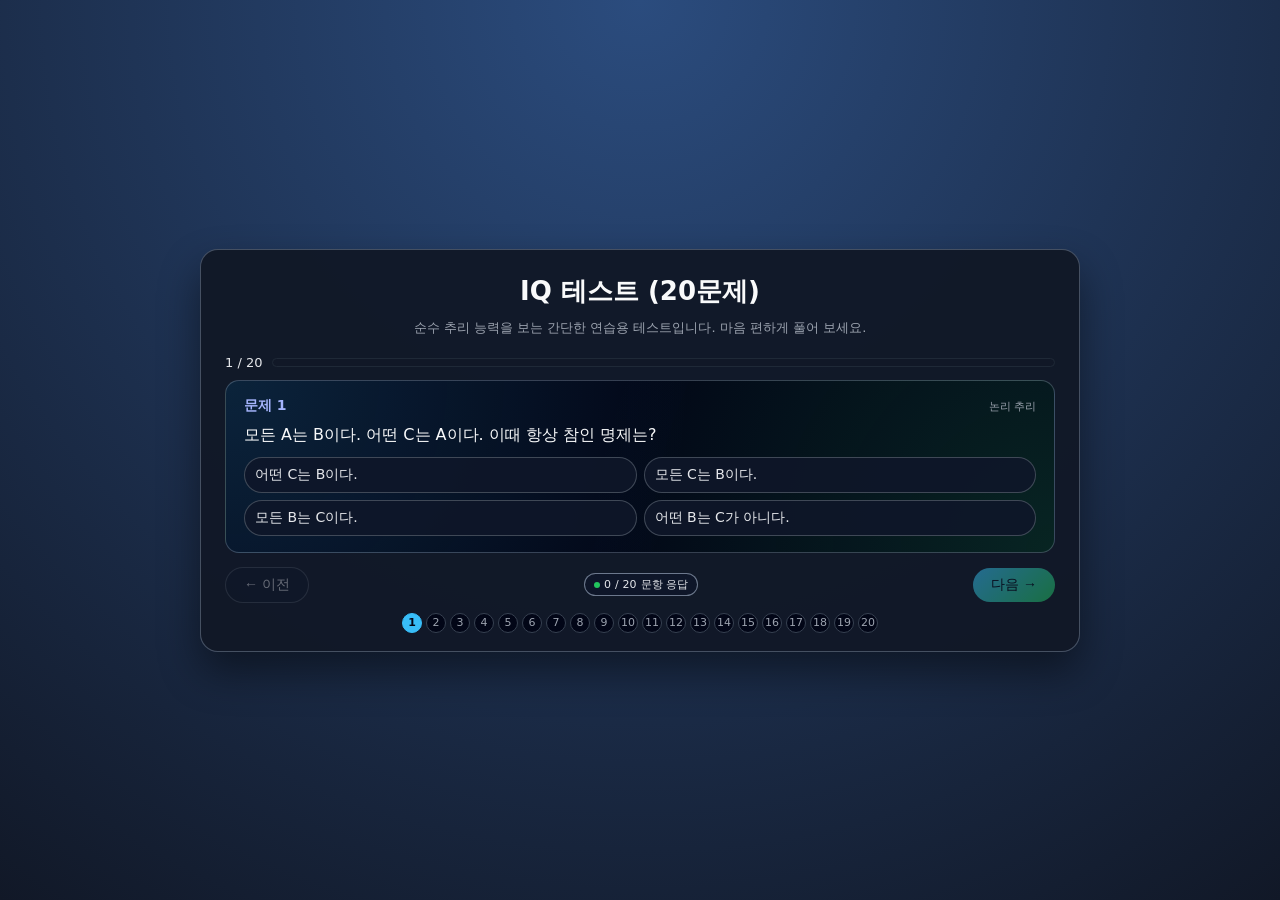
<file: htmlgameff/game.html>
<!DOCTYPE html>
<html lang="ko">
<head>
  <meta charset="UTF-8" />
  <title>IQ 테스트 - 20문제</title>
  <link rel="stylesheet" href="style.css" />
</head>
<body>
  <div class="container">
    <h1>IQ 테스트 (20문제)</h1>
    <div class="subtitle">
      순수 추리 능력을 보는 간단한 연습용 테스트입니다. 마음 편하게 풀어 보세요.
    </div>

    <div class="status-bar">
      <div>
        <span id="questionCounter">1 / 20</span>
      </div>
      <div class="progress">
        <div class="progress-inner" id="progressBar"></div>
      </div>
    </div>

    <div class="question-card" id="questionCard">
      <div class="q-header">
        <div class="q-number" id="qNumber">문제 1</div>
        <div class="q-type" id="qType">수열 추리</div>
      </div>
      <div class="q-text" id="qText"></div>
      <div class="sequence" id="qSequence"></div>
      <div class="options" id="options"></div>
      <div style="font-size: 11px; color: #9ca3af; text-align: right;" id="qHint"></div>
    </div>

    <div class="nav">
      <button id="prevBtn" class="btn-secondary" disabled>← 이전</button>
      <div class="pill">
        <span class="pill-dot"></span>
        <span id="answeredCount">0</span>/<span id="totalCount">20</span> 문항 응답
      </div>
      <button id="nextBtn" class="btn-primary" disabled>다음 →</button>
    </div>

    <div class="index-dots" id="indexDots"></div>

    <div class="result" id="resultBox">
      <div class="score" id="scoreText"></div>
      <div class="iq-range" id="iqRange"></div>
      <div class="comment" id="commentText"></div>
      <div class="detail" id="detailText"></div>
    </div>
  </div>

  <script src="script.js"></script>
</body>
</html>
</file>
<file: 지뢰찾기/style.css>
:root {
  font-family: 'Segoe UI', system-ui, -apple-system, sans-serif;
  color: #f5f5f5;
  background-color: #111827;
}

* {
  box-sizing: border-box;
}

body {
  margin: 0;
  min-height: 100vh;
  display: flex;
  flex-direction: column;
  align-items: center;
  justify-content: flex-start;
  padding: 1.5rem 1rem 2rem;
}

.app {
  width: min(640px, 100%);
  background: #1f2937;
  padding: 1.5rem;
  border-radius: 1rem;
  box-shadow: 0 10px 35px rgba(0, 0, 0, 0.4);
  display: flex;
  flex-direction: column;
  gap: 1rem;
}

h1 {
  margin: 0 0 1rem;
  text-align: center;
  letter-spacing: 0.05em;
}

.controls {
  display: flex;
  flex-wrap: wrap;
  gap: 1rem;
  justify-content: space-between;
  align-items: center;
  margin-bottom: 1rem;
}

.buttons {
  display: flex;
  gap: 0.5rem;
}

label {
  display: flex;
  flex-direction: column;
  gap: 0.25rem;
  font-weight: 600;
}

select {
  padding: 0.4rem 0.6rem;
  border-radius: 0.5rem;
  border: 1px solid #374151;
  background: #111827;
  color: inherit;
}

.buttons button,
#resetBtn,
#flagModeBtn {
  padding: 0.6rem 1.4rem;
  border-radius: 999px;
  border: none;
  background: linear-gradient(135deg, #2563eb, #7c3aed);
  color: #fff;
  font-weight: 600;
  cursor: pointer;
  transition: transform 0.1s ease, filter 0.1s ease;
}

.buttons button:hover,
#resetBtn:hover,
#flagModeBtn:hover {
  transform: translateY(-1px);
  filter: brightness(1.1);
}

#flagModeBtn[aria-pressed='true'] {
  background: linear-gradient(135deg, #f97316, #ef4444);
}

.stats {
  display: flex;
  gap: 1rem;
  font-weight: 600;
}

.board-wrapper {
  width: 100%;
  overflow-x: auto;
  flex: 1;
  display: flex;
  justify-content: center;
}

.board {
  display: grid;
  justify-content: center;
  gap: 0.5px;
  background: #0f172a;
  padding: 8px;
  border-radius: 0.5rem;
  border: 1px solid #374151;
}

.cell {
  width: 26px;
  height: 26px;
  display: flex;
  align-items: center;
  justify-content: center;
  font-weight: 700;
  border-radius: 0.25rem;
  user-select: none;
  cursor: pointer;
  border: 1px solid #1f2937;
  background: #1e293b;
  transition: background 0.15s ease, transform 0.15s ease;
}

.cell:focus-visible {
  outline: 2px solid #38bdf8;
}

.cell.revealed {
  background: #0f172a;
  cursor: default;
  border-color: #0f172a;
}

.cell.mine {
  background: #b91c1c;
}

.cell.flagged::after {
  content: '🚩';
  font-size: 1rem;
}

.cell.mine::after {
  content: '💣';
}

.cell[data-value='1'] {
  color: #60a5fa;
}
.cell[data-value='2'] {
  color: #34d399;
}
.cell[data-value='3'] {
  color: #f87171;
}
.cell[data-value='4'] {
  color: #c084fc;
}
.cell[data-value='5'] {
  color: #fbbf24;
}
.cell[data-value='6'] {
  color: #f472b6;
}
.cell[data-value='7'] {
  color: #f97316;
}
.cell[data-value='8'] {
  color: #facc15;
}

.hint {
  margin-top: 1rem;
  text-align: center;
  color: #9ca3af;
}

.status {
  margin-top: 0.5rem;
  text-align: center;
  font-weight: 700;
  min-height: 1.5em;
}

@media (max-width: 640px) {
  .controls {
    flex-direction: column;
    align-items: stretch;
  }
  .buttons {
    width: 100%;
    flex-direction: column;
  }
  .stats {
    justify-content: space-between;
  }
  .cell {
    width: 22px;
    height: 22px;
  }
}
</file>
<file: htmlgameff/style.css>
body {
  font-family: system-ui, -apple-system, BlinkMacSystemFont, "Segoe UI", sans-serif;
  margin: 0;
  background: radial-gradient(circle at top, #2b4c7e, #111827);
  color: #f9fafb;
  display: flex;
  align-items: center;
  justify-content: center;
  min-height: 100vh;
}

.container {
  background: rgba(17, 24, 39, 0.96);
  border-radius: 18px;
  padding: 24px 24px 18px;
  box-shadow: 0 20px 40px rgba(0, 0, 0, 0.45);
  width: min(880px, 100% - 32px);
  box-sizing: border-box;
  border: 1px solid rgba(148, 163, 184, 0.4);
}

h1 {
  margin: 0 0 10px;
  font-size: 26px;
  text-align: center;
}

.subtitle {
  text-align: center;
  font-size: 13px;
  color: #9ca3af;
  margin-bottom: 18px;
}

.status-bar {
  display: flex;
  justify-content: space-between;
  align-items: center;
  font-size: 13px;
  margin-bottom: 10px;
  color: #e5e7eb;
}

.progress {
  flex: 1;
  height: 7px;
  border-radius: 999px;
  background: #111827;
  margin-left: 10px;
  overflow: hidden;
  border: 1px solid #1f2937;
}

.progress-inner {
  height: 100%;
  width: 0%;
  border-radius: 999px;
  background: linear-gradient(90deg, #38bdf8, #22c55e);
  transition: width 0.25s ease-out;
}

.question-card {
  background: radial-gradient(circle at top left, rgba(56, 189, 248, 0.16), transparent 55%),
              radial-gradient(circle at bottom right, rgba(34, 197, 94, 0.16), transparent 55%),
              #020617;
  border-radius: 14px;
  padding: 16px 18px 12px;
  border: 1px solid rgba(148, 163, 184, 0.35);
  margin-bottom: 14px;
}

.q-header {
  display: flex;
  justify-content: space-between;
  align-items: baseline;
  margin-bottom: 8px;
}

.q-number {
  font-size: 14px;
  font-weight: 600;
  color: #a5b4fc;
}

.q-type {
  font-size: 11px;
  color: #9ca3af;
}

.q-text {
  font-size: 16px;
  margin-bottom: 10px;
  line-height: 1.5;
}

.sequence {
  font-family: "JetBrains Mono", ui-monospace, SFMono-Regular, Menlo, Monaco, Consolas, "Liberation Mono", "Courier New", monospace;
  font-size: 15px;
  background: rgba(15, 23, 42, 0.9);
  padding: 7px 9px;
  border-radius: 8px;
  border: 1px solid rgba(148, 163, 184, 0.55);
  display: inline-block;
  margin-bottom: 8px;
}

.options {
  display: grid;
  grid-template-columns: repeat(2, minmax(0, 1fr));
  gap: 7px;
  margin-bottom: 4px;
}

.option {
  position: relative;
}

.option input {
  position: absolute;
  opacity: 0;
  pointer-events: none;
}

.option label {
  display: block;
  padding: 8px 10px;
  border-radius: 999px;
  border: 1px solid rgba(75, 85, 99, 0.8);
  font-size: 14px;
  cursor: pointer;
  background: rgba(15, 23, 42, 0.9);
  color: #e5e7eb;
  transition: all 0.18s ease-out;
  user-select: none;
}

.option label:hover {
  border-color: #38bdf8;
  background: radial-gradient(circle at top, rgba(56, 189, 248, 0.14), rgba(15, 23, 42, 0.95));
  transform: translateY(-1px);
}

.option input:checked + label {
  border-color: #22c55e;
  background: radial-gradient(circle at top left, rgba(34, 197, 94, 0.18), rgba(15, 23, 42, 0.97));
  box-shadow: 0 0 0 1px rgba(34, 197, 94, 0.4);
}

.nav {
  display: flex;
  justify-content: space-between;
  align-items: center;
  margin-top: 12px;
}

button {
  border: none;
  border-radius: 999px;
  padding: 8px 18px;
  font-size: 14px;
  cursor: pointer;
  font-weight: 500;
  display: inline-flex;
  align-items: center;
  gap: 6px;
}

.btn-secondary {
  background: rgba(15, 23, 42, 0.9);
  color: #e5e7eb;
  border: 1px solid rgba(75, 85, 99, 0.9);
}

.btn-secondary:disabled {
  opacity: 0.4;
  cursor: default;
}

.btn-primary {
  background: linear-gradient(135deg, #38bdf8, #22c55e);
  color: #020617;
  box-shadow: 0 10px 25px rgba(34, 197, 94, 0.5);
}

.btn-primary:disabled {
  opacity: 0.5;
  cursor: default;
  box-shadow: none;
}

.btn-primary:not(:disabled):hover {
  filter: brightness(1.02);
  transform: translateY(-1px);
}

.index-dots {
  display: flex;
  flex-wrap: wrap;
  gap: 4px;
  justify-content: center;
  margin-top: 10px;
  font-size: 11px;
}

.dot {
  width: 18px;
  height: 18px;
  border-radius: 999px;
  display: flex;
  align-items: center;
  justify-content: center;
  border: 1px solid #374151;
  color: #9ca3af;
  cursor: pointer;
  background: #020617;
  transition: all 0.18s ease-out;
  user-select: none;
}

.dot.current {
  background: #38bdf8;
  color: #020617;
  border-color: #38bdf8;
  font-weight: 600;
}

.dot.answered {
  background: rgba(34, 197, 94, 0.2);
  color: #bbf7d0;
  border-color: rgba(34, 197, 94, 0.8);
}

.result {
  text-align: center;
  margin-top: 10px;
  padding-top: 10px;
  border-top: 1px dashed rgba(55, 65, 81, 0.8);
  display: none;
}

.score {
  font-size: 26px;
  font-weight: 700;
  margin-bottom: 4px;
}

.iq-range {
  font-size: 16px;
  margin-bottom: 4px;
}

.comment {
  font-size: 13px;
  color: #d1d5db;
  margin-bottom: 6px;
}

.detail {
  font-size: 12px;
  color: #9ca3af;
}

.pill {
  display: inline-flex;
  align-items: center;
  gap: 4px;
  padding: 3px 9px;
  border-radius: 999px;
  border: 1px solid rgba(148, 163, 184, 0.7);
  font-size: 11px;
  color: #e5e7eb;
  background: rgba(15, 23, 42, 0.9);
}

.pill-dot {
  width: 6px;
  height: 6px;
  border-radius: 999px;
  background: #22c55e;
}

@media (max-width: 640px) {
  .container {
    padding: 18px 14px 14px;
  }
  .options {
    grid-template-columns: 1fr;
  }
}
</file>
